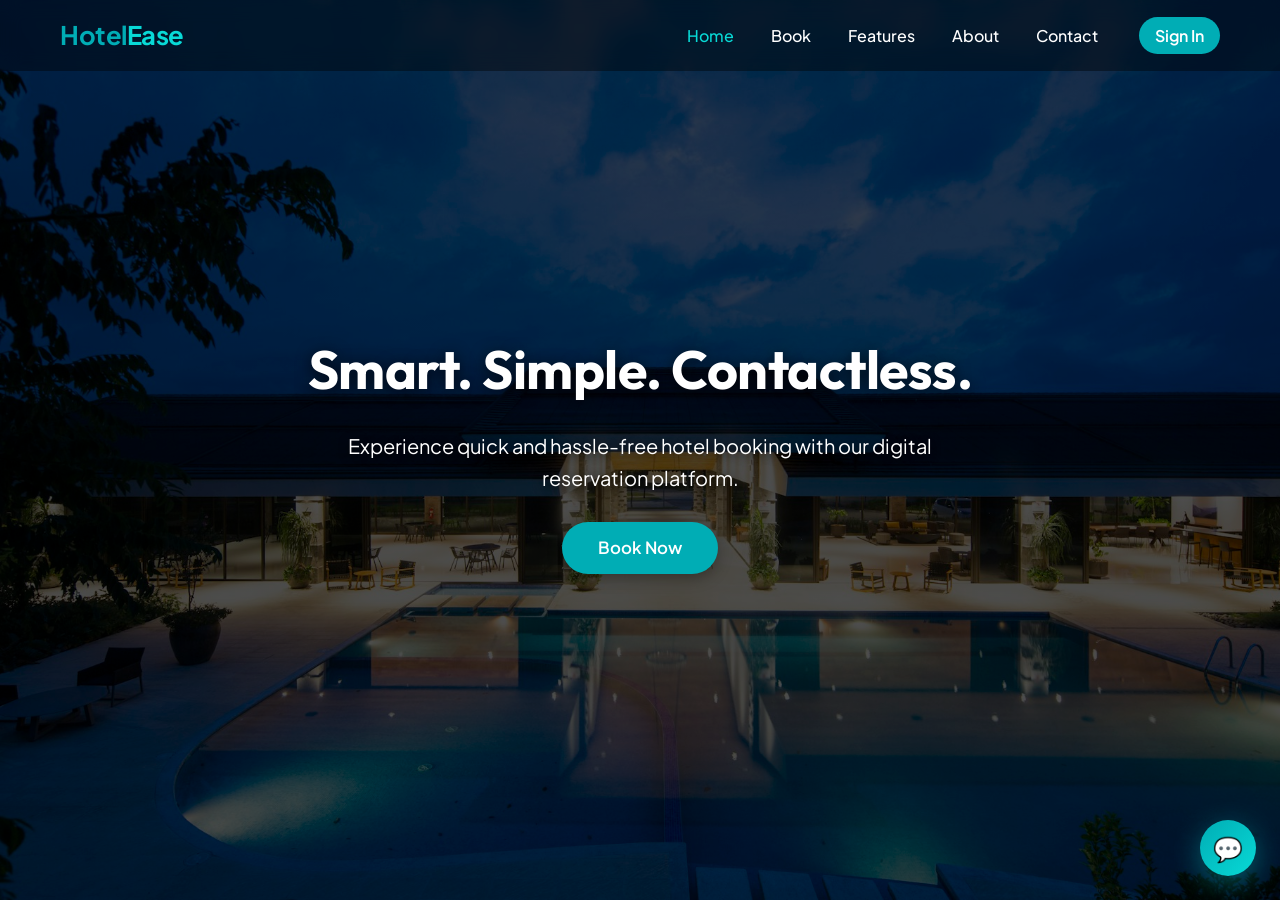
<file: frontend/index.html>
<!DOCTYPE html>
<html lang="en">
<head>
  <meta charset="UTF-8" />
  <meta name="viewport" content="width=device-width, initial-scale=1.0" />
  <title>HotelEase — Web-Based Hotel Reservation</title>
  <link rel="stylesheet" href="./style.css?v=3.0" />
  <style>
    /* Resilient Hero Styles matching reference image */
    .hero {
      height: 100vh !important;
      min-height: 100vh !important;
      width: 100% !important;
      background: linear-gradient(rgba(0, 0, 0, 0.45), rgba(0, 0, 0, 0.45)),
                  url('./hero-bg.jpg') center/cover no-repeat,
                  url('https://images.unsplash.com/photo-1542314831-068cd1dbfeeb?w=1920&q=80') center/cover no-repeat !important;
      display: flex !important;
      justify-content: center !important;
      align-items: center !important;
      text-align: center !important;
      position: relative !important;
      margin: 0 !important;
      padding: 0 !important;
    }
    .hero-content {
      position: relative !important;
      z-index: 5 !important;
      max-width: 800px !important;
      padding: 0 20px !important;
      text-align: center !important;
      margin: 0 auto !important;
    }
    .hero-content h1 {
      font-size: clamp(2.2em, 4.2vw, 3.5em) !important;
      font-weight: 700 !important;
      color: #ffffff !important;
      margin-bottom: 18px !important;
      letter-spacing: -0.5px !important;
      text-shadow: 0 3px 15px rgba(0, 0, 0, 0.7) !important;
    }
    .hero-content p {
      font-size: clamp(1.05em, 1.8vw, 1.25em) !important;
      color: #ffffff !important;
      margin-bottom: 28px !important;
      line-height: 1.6 !important;
      max-width: 680px !important;
      margin-left: auto !important;
      margin-right: auto !important;
      text-shadow: 0 2px 10px rgba(0, 0, 0, 0.7) !important;
    }
    .hero-content .btn {
      background: #00adb5 !important;
      color: #ffffff !important;
      padding: 13px 36px !important;
      border: none !important;
      border-radius: 30px !important;
      font-size: 1.05em !important;
      font-weight: 600 !important;
      cursor: pointer !important;
      text-decoration: none !important;
      display: inline-block !important;
      box-shadow: 0 4px 15px rgba(0, 0, 0, 0.3) !important;
      transition: all 0.3s ease !important;
    }
    .hero-content .btn:hover {
      background: #08d9d6 !important;
      transform: scale(1.05) !important;
    }
  </style>
</head>
<body>

  <!-- Navigation Bar -->
  <header class="navbar">
    <a href="index.html" class="logo">Hotel<span>Ease</span></a>
    <nav>
      <ul>
        <li><a href="index.html" class="active">Home</a></li>
        <li><a href="availability.html">Book</a></li>
        <li><a href="features.html">Features</a></li>
        <li><a href="about.html">About</a></li>
        <li><a href="contact.html">Contact</a></li>
      </ul>
    </nav>
  </header>

  <!-- Fullscreen Hero Landing matching reference -->
  <section id="home" class="hero">
    <div class="hero-content">
      <h1>Smart. Simple. Contactless.</h1>
      <p>Experience quick and hassle-free hotel booking with our digital reservation platform.</p>
      <a href="availability.html" class="btn">Book Now</a>
    </div>
  </section>

  <!-- Chatbot Floating Button -->
  <div id="chatbot-toggle">💬</div>

  <!-- Chatbot Window -->
  <div id="chatbot">
    <div id="chatbot-header">
      <span>HotelEase AI Assistant</span>
      <button id="chatbot-close">×</button>
    </div>

    <div id="chatbot-messages">
      <div class="bot-message">
        Hello! I'm your HotelEase AI assistant. I can help you with customer issues, food recommendations, and service status. How can I assist you today?
      </div>
    </div>

    <div id="chatbot-input-area">
      <input
        type="text"
        id="chatbot-input"
        placeholder="Ask me anything about customer issues..."
      />
      <button id="chatbot-send">➤</button>
    </div>
  </div>

  <script src="./script.js"></script>

</body>
</html>
</file>
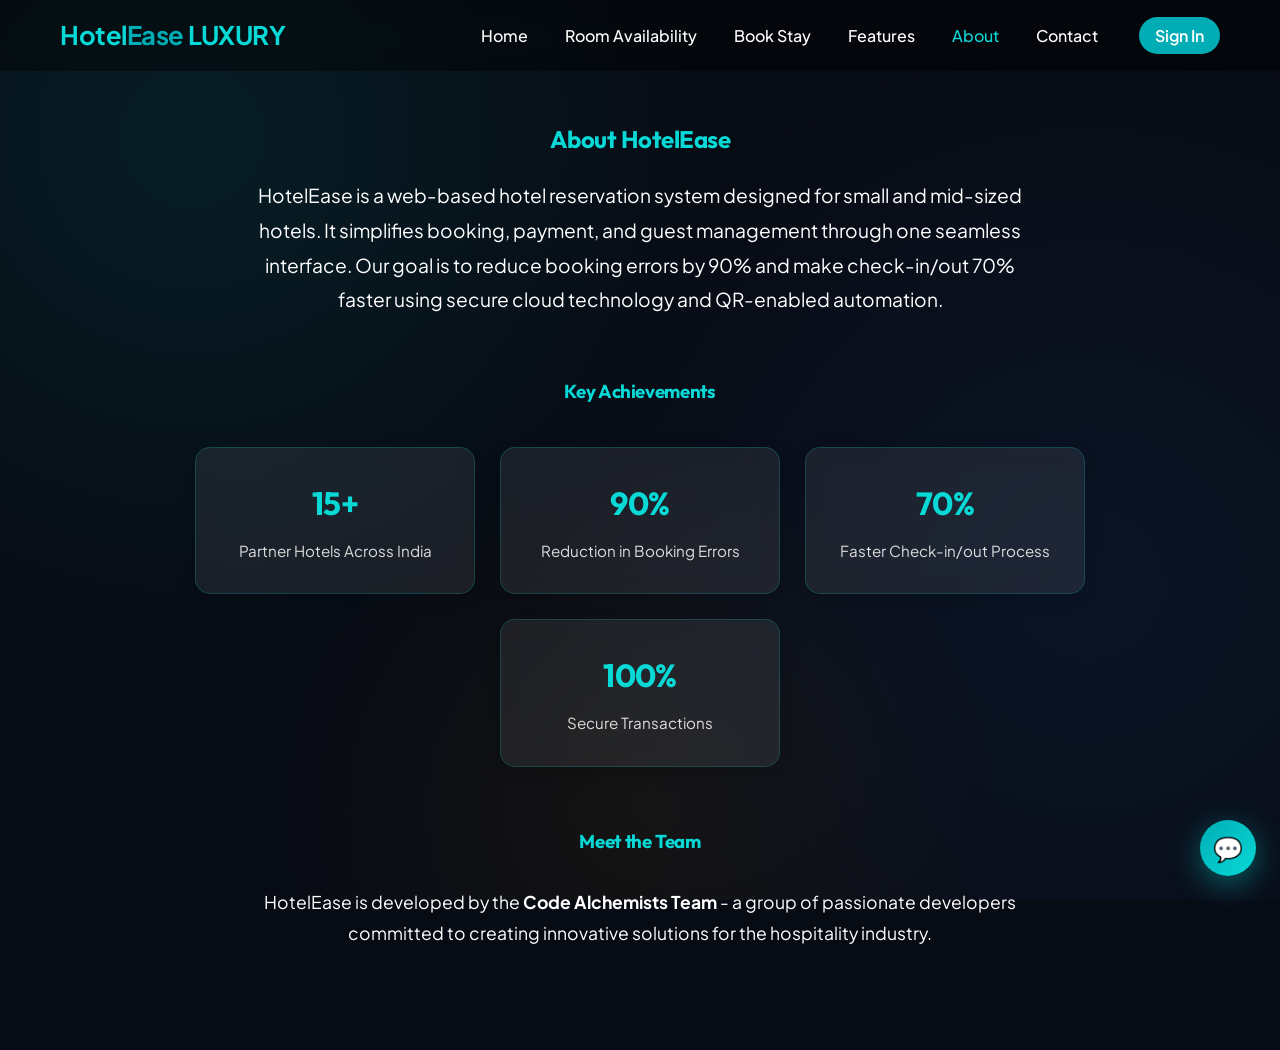
<file: frontend/about.html>
<!DOCTYPE html>
<html lang="en">
<head>
  <meta charset="UTF-8" />
  <meta name="viewport" content="width=device-width, initial-scale=1.0" />
  <title>About Us - HotelEase</title>
  <link rel="stylesheet" href="style.css" />
</head>
<body>
  <header class="navbar">
    <a href="index.html" class="logo"><span>Hotel</span>Ease <span class="luxury-tag">LUXURY</span></a>
    <nav>
      <ul>
        <li><a href="index.html">Home</a></li>
        <li><a href="availability.html">Room Availability</a></li>
        <li><a href="booking.html">Book Stay</a></li>
        <li><a href="features.html">Features</a></li>
        <li><a href="about.html" class="active">About</a></li>
        <li><a href="contact.html">Contact</a></li>
        <li><a href="admin.html">Admin</a></li>
      </ul>
    </nav>
  </header>

  <section id="about" class="about">
    <h2>About HotelEase</h2>
    <p style="max-width: 800px; margin: 0 auto 40px; font-size: 1.2em; line-height: 1.8;">
      HotelEase is a web-based hotel reservation system designed for small and mid-sized hotels.
      It simplifies booking, payment, and guest management through one seamless interface.
      Our goal is to reduce booking errors by 90% and make check-in/out 70% faster using
      secure cloud technology and QR-enabled automation.
    </p>

    <div style="margin-top: 60px;">
      <h3 style="color: #08d9d6; margin-bottom: 30px;">Key Achievements</h3>
      <div class="cards">
        <div class="card">
          <h3 style="font-size: 2em; margin-bottom: 10px;">15+</h3>
          <p>Partner Hotels Across India</p>
        </div>
        <div class="card">
          <h3 style="font-size: 2em; margin-bottom: 10px;">90%</h3>
          <p>Reduction in Booking Errors</p>
        </div>
        <div class="card">
          <h3 style="font-size: 2em; margin-bottom: 10px;">70%</h3>
          <p>Faster Check-in/out Process</p>
        </div>
        <div class="card">
          <h3 style="font-size: 2em; margin-bottom: 10px;">100%</h3>
          <p>Secure Transactions</p>
        </div>
      </div>
    </div>

    <div style="margin-top: 60px;">
      <h3 style="color: #08d9d6; margin-bottom: 30px;">Meet the Team</h3>
      <p style="max-width: 800px; margin: 0 auto 20px; font-size: 1.1em; line-height: 1.8;">
        HotelEase is developed by the <strong>Code Alchemists Team</strong> - a group of passionate developers 
        committed to creating innovative solutions for the hospitality industry.
      </p>
    </div>
  </section>

  <!-- Chatbot Button -->
  <div id="chatbot-toggle">💬</div>

  <!-- Chatbot Window -->
  <div id="chatbot">
    <div id="chatbot-header">
      <span>HotelEase AI Assistant</span>
      <button id="chatbot-close">×</button>
    </div>

    <div id="chatbot-messages">
      <div class="bot-message">
        Hello! I'm your HotelEase AI assistant. I can help you with customer issues, food recommendations, and service status. How can I assist you today?
      </div>
    </div>

    <div id="chatbot-input-area">
      <input
        type="text"
        id="chatbot-input"
        placeholder="Ask me anything about customer issues..."
      />
      <button id="chatbot-send">➤</button>
    </div>
  </div>

  <script src="./script.js"></script>
</body>
</html>
</file>
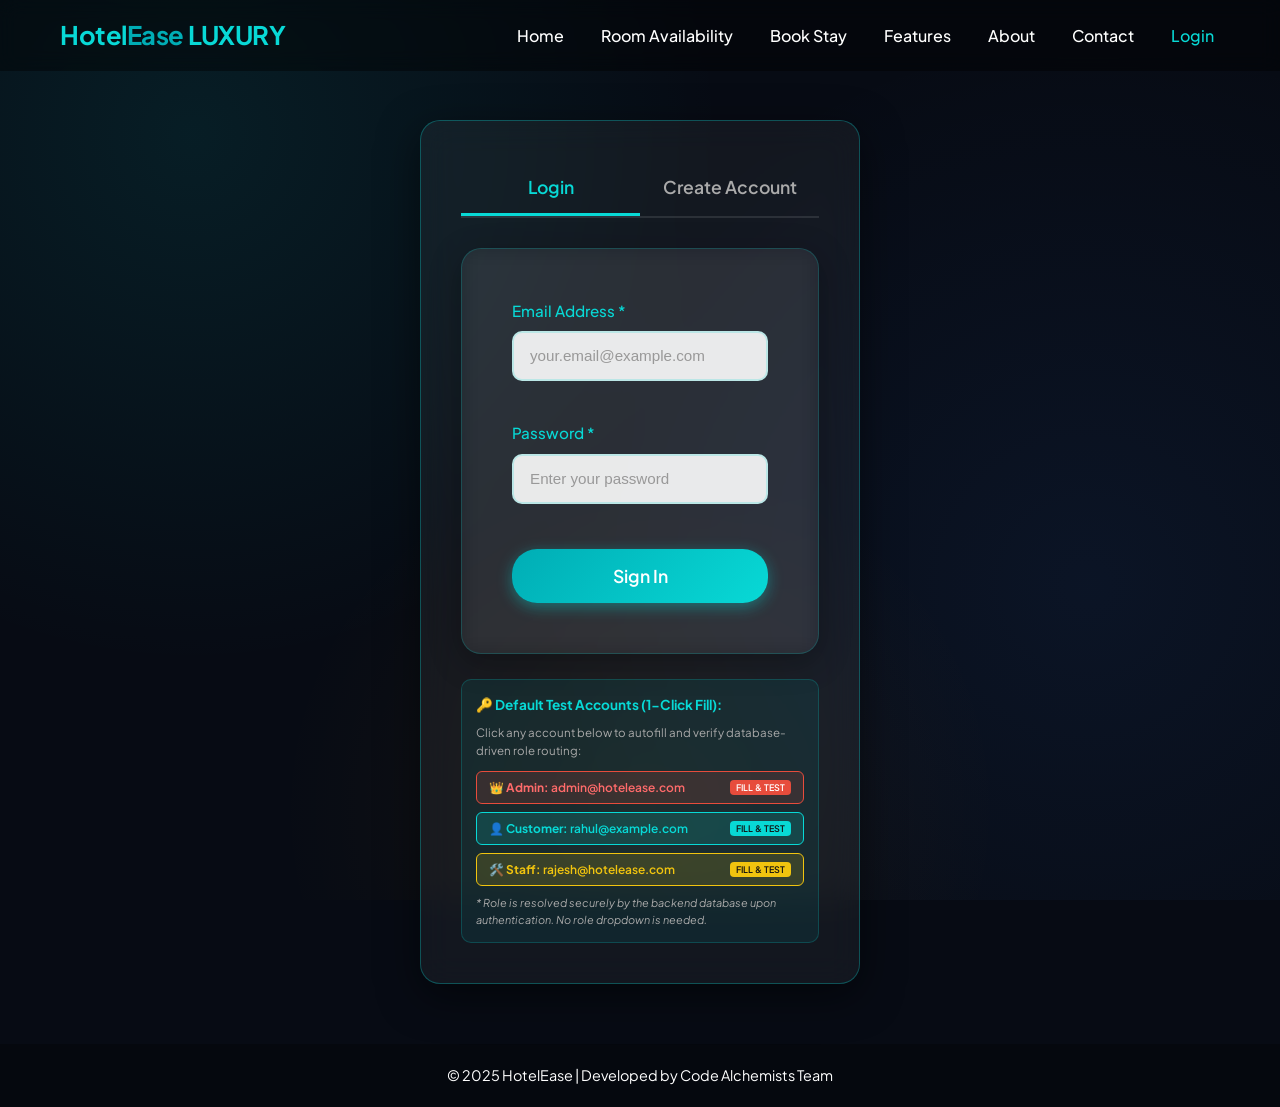
<file: frontend/admin.html>
<!DOCTYPE html>
<html lang="en">
<head>
  <meta charset="UTF-8" />
  <meta name="viewport" content="width=device-width, initial-scale=1.0" />
  <title>Admin & Service Desk - HotelEase</title>
  <link rel="stylesheet" href="./style.css" />
  <style>
    .admin-container {
      padding: 120px 40px 60px;
      max-width: 1400px;
      margin: 0 auto;
    }
    .kpi-grid {
      display: grid;
      grid-template-columns: repeat(auto-fit, minmax(220px, 1fr));
      gap: 20px;
      margin-bottom: 30px;
    }
    .kpi-card {
      background: rgba(255, 255, 255, 0.06);
      backdrop-filter: blur(12px);
      border: 1px solid rgba(8, 217, 214, 0.2);
      border-radius: 14px;
      padding: 20px;
      transition: transform 0.3s ease;
    }
    .kpi-card:hover {
      transform: translateY(-4px);
      border-color: #08d9d6;
    }
    .kpi-title {
      font-size: 0.9em;
      color: #aaa;
      margin-bottom: 8px;
    }
    .kpi-value {
      font-size: 1.8em;
      font-weight: bold;
      color: #08d9d6;
    }
    .admin-tabs {
      display: flex;
      gap: 15px;
      margin-bottom: 25px;
      border-bottom: 2px solid rgba(255, 255, 255, 0.1);
      padding-bottom: 10px;
    }
    .tab-btn {
      background: transparent;
      border: none;
      color: #ccc;
      font-size: 1.05em;
      font-weight: 500;
      padding: 10px 20px;
      cursor: pointer;
      border-radius: 8px;
      transition: all 0.3s ease;
    }
    .tab-btn.active, .tab-btn:hover {
      background: #00adb5;
      color: white;
    }
    .table-container {
      background: rgba(255, 255, 255, 0.04);
      border-radius: 12px;
      border: 1px solid rgba(8, 217, 214, 0.2);
      padding: 20px;
      overflow-x: auto;
    }
    table {
      width: 100%;
      border-collapse: collapse;
      text-align: left;
    }
    th, td {
      padding: 14px 16px;
      border-bottom: 1px solid rgba(255, 255, 255, 0.08);
    }
    th {
      color: #08d9d6;
      font-size: 0.95em;
      text-transform: uppercase;
      letter-spacing: 0.5px;
    }
    .badge {
      display: inline-block;
      padding: 4px 10px;
      border-radius: 12px;
      font-size: 0.85em;
      font-weight: bold;
    }
    .badge-urgent { background: rgba(231, 76, 60, 0.2); color: #e74c3c; border: 1px solid #e74c3c; }
    .badge-high { background: rgba(230, 126, 34, 0.2); color: #e67e22; border: 1px solid #e67e22; }
    .badge-medium { background: rgba(52, 152, 219, 0.2); color: #3498db; border: 1px solid #3498db; }
    .badge-low { background: rgba(46, 204, 113, 0.2); color: #2ecc71; border: 1px solid #2ecc71; }
    .badge-confirmed { background: rgba(46, 204, 113, 0.2); color: #2ecc71; }
    .badge-pending { background: rgba(241, 196, 15, 0.2); color: #f1c40f; }
    .badge-checkedin { background: rgba(155, 89, 182, 0.2); color: #9b59b6; }
    .badge-cancelled { background: rgba(231, 76, 60, 0.2); color: #e74c3c; }
    .action-btn {
      padding: 6px 12px;
      border-radius: 6px;
      border: none;
      font-size: 0.85em;
      cursor: pointer;
      margin-right: 5px;
      transition: all 0.2s ease;
    }
    .btn-checkin { background: #2ecc71; color: white; }
    .btn-checkout { background: #9b59b6; color: white; }
    .btn-cancel { background: #e74c3c; color: white; }
    .btn-resolve { background: #00adb5; color: white; }
  </style>
</head>
<body>
  <header class="navbar">
    <div class="logo">Hotel<span>Ease</span> <span style="font-size:0.6em; color:#aaa; margin-left:10px;">STAFF PORTAL</span></div>
    <nav>
      <ul>
        <li><a href="index.html">Home</a></li>
        <li><a href="availability.html">Room Availability</a></li>
        <li><a href="booking.html">Book Stay</a></li>
        <li><a href="features.html">Features</a></li>
        <li><a href="about.html">About</a></li>
        <li><a href="admin.html" class="active">Admin Desk</a></li>
      </ul>
    </nav>
  </header>

  <div class="admin-container">
    <h2 style="color: #08d9d6; margin-bottom: 25px;">📊 Management & Guest Service Dashboard</h2>

    <!-- KPI Metric Cards -->
    <div class="kpi-grid">
      <div class="kpi-card">
        <div class="kpi-title">Total Reservations</div>
        <div class="kpi-value" id="kpiTotalBookings">--</div>
      </div>
      <div class="kpi-card">
        <div class="kpi-title">Today's Check-ins</div>
        <div class="kpi-value" id="kpiCheckins">--</div>
      </div>
      <div class="kpi-card">
        <div class="kpi-title">Today's Check-outs</div>
        <div class="kpi-value" id="kpiCheckouts">--</div>
      </div>
      <div class="kpi-card">
        <div class="kpi-title">Total Revenue</div>
        <div class="kpi-value" id="kpiRevenue">₹0</div>
      </div>
      <div class="kpi-card">
        <div class="kpi-title">Pending Service Tickets</div>
        <div class="kpi-value" id="kpiPendingService" style="color:#f1c40f;">--</div>
      </div>
      <div class="kpi-card">
        <div class="kpi-title">Urgent Complaints</div>
        <div class="kpi-value" id="kpiUrgentComplaints" style="color:#e74c3c;">--</div>
      </div>
    </div>

    <!-- Navigation Tabs -->
    <div class="admin-tabs">
      <button class="tab-btn active" onclick="showTab('bookingsTab', this)">📋 All Bookings</button>
      <button class="tab-btn" onclick="showTab('serviceDeskTab', this)">🛠️ Intelligent Service Desk</button>
      <button class="tab-btn" onclick="showTab('inventoryTab', this)">🛏️ Room Inventory</button>
    </div>

    <!-- Tab 1: Bookings Management -->
    <div id="bookingsTab" class="tab-content">
      <div class="table-container">
        <h3 style="color:#08d9d6; margin-bottom:15px;">Active Hotel Reservations</h3>
        <table>
          <thead>
            <tr>
              <th>Code</th>
              <th>Guest Name</th>
              <th>Hotel</th>
              <th>Room Type</th>
              <th>Check-in</th>
              <th>Check-out</th>
              <th>Total (₹)</th>
              <th>Status</th>
              <th>Actions</th>
            </tr>
          </thead>
          <tbody id="bookingsTableBody">
            <tr><td colspan="9" style="text-align:center;">Loading database records...</td></tr>
          </tbody>
        </table>
      </div>
    </div>

    <!-- Tab 2: Guest Service Desk -->
    <div id="serviceDeskTab" class="tab-content" style="display:none;">
      <div class="table-container">
        <h3 style="color:#08d9d6; margin-bottom:15px;">Intelligent Service Complaints & Maintenance Desk</h3>
        <table>
          <thead>
            <tr>
              <th>Ticket #</th>
              <th>Room</th>
              <th>Issue Description</th>
              <th>Category</th>
              <th>AI Priority Level</th>
              <th>Status</th>
              <th>Assigned Staff</th>
              <th>Actions</th>
            </tr>
          </thead>
          <tbody id="serviceTableBody">
            <tr><td colspan="8" style="text-align:center;">Loading service complaints...</td></tr>
          </tbody>
        </table>
      </div>
    </div>

    <!-- Tab 3: Room Inventory Control -->
    <div id="inventoryTab" class="tab-content" style="display:none;">
      <div class="table-container">
        <h3 style="color:#08d9d6; margin-bottom:15px;">Real-time Room Availability Control</h3>
        <div class="cards" style="margin-top:20px;">
          <div class="card" style="width:100%; max-width:320px;">
            <h3>Standard Room</h3>
            <p><strong>Base Rate:</strong> ₹2,500 / night</p>
            <p><strong>Total Capacity:</strong> 10 rooms</p>
            <p><strong>Status:</strong> <span class="badge badge-confirmed">ACTIVE & BOOKABLE</span></p>
          </div>
          <div class="card" style="width:100%; max-width:320px;">
            <h3>Deluxe Room</h3>
            <p><strong>Base Rate:</strong> ₹4,000 / night</p>
            <p><strong>Total Capacity:</strong> 8 rooms</p>
            <p><strong>Status:</strong> <span class="badge badge-confirmed">ACTIVE & BOOKABLE</span></p>
          </div>
          <div class="card" style="width:100%; max-width:320px;">
            <h3>Executive Suite</h3>
            <p><strong>Base Rate:</strong> ₹6,500 / night</p>
            <p><strong>Total Capacity:</strong> 5 rooms</p>
            <p><strong>Status:</strong> <span class="badge badge-confirmed">ACTIVE & BOOKABLE</span></p>
          </div>
          <div class="card" style="width:100%; max-width:320px;">
            <h3>Presidential Suite</h3>
            <p><strong>Base Rate:</strong> ₹12,000 / night</p>
            <p><strong>Total Capacity:</strong> 2 rooms</p>
            <p><strong>Status:</strong> <span class="badge badge-confirmed">ACTIVE & BOOKABLE</span></p>
          </div>
        </div>
      </div>
    </div>
  </div>

  <footer>
    <p>© 2025 HotelEase | Developed by Code Alchemists Team</p>
  </footer>

  <script src="./script.js"></script>
  <script>
    // Role-based Access Control Guard (Admin / Staff Only)
    const currentUser = JSON.parse(localStorage.getItem("currentUser") || "null");
    if (!currentUser || (currentUser.role !== "ADMIN" && currentUser.role !== "STAFF")) {
      alert("🔒 Access Denied! Admin credentials required to view Management Dashboard.");
      window.location.href = "login.html";
    }

    function showTab(tabId, btn) {
      document.querySelectorAll('.tab-content').forEach(el => el.style.display = 'none');
      document.querySelectorAll('.tab-btn').forEach(el => el.classList.remove('active'));
      document.getElementById(tabId).style.display = 'block';
      btn.classList.add('active');
    }

    // Load Admin Dashboard Metrics with Server-Side Role Enforcement
    async function loadAdminData() {
      try {
        const res = await fetch("http://localhost:8085/api/admin/dashboard", {
          headers: {
            "Content-Type": "application/json",
            "X-User-Role": currentUser ? currentUser.role : "",
            "X-User-Id": currentUser ? String(currentUser.userId) : ""
          }
        });

        if (res.status === 403) {
          alert("🔒 403 FORBIDDEN: Server-side security blocked this request. Admin privileges are strictly required.");
          window.location.href = "login.html";
          return;
        }

        if (!res.ok) {
          console.error("Dashboard fetch returned status:", res.status);
          return;
        }

        const data = await res.json();

        document.getElementById("kpiTotalBookings").innerText = data.totalBookings;
        document.getElementById("kpiCheckins").innerText = data.todayCheckinsCount;
        document.getElementById("kpiCheckouts").innerText = data.todayCheckoutsCount;
        document.getElementById("kpiRevenue").innerText = "₹" + data.totalRevenue.toLocaleString('en-IN');
        document.getElementById("kpiPendingService").innerText = data.pendingServiceRequestsCount;
        document.getElementById("kpiUrgentComplaints").innerText = data.urgentComplaintsCount;


        // Render Bookings Table
        const bookingBody = document.getElementById("bookingsTableBody");
        if (data.recentBookings && data.recentBookings.length > 0) {
          bookingBody.innerHTML = data.recentBookings.map(b => `
            <tr>
              <td><strong>${b.bookingCode}</strong></td>
              <td>${b.guestName}</td>
              <td>${b.hotel}</td>
              <td>${b.roomType}</td>
              <td>${b.checkin}</td>
              <td>${b.checkout}</td>
              <td>₹${b.total.toLocaleString('en-IN')}</td>
              <td><span class="badge badge-${b.status.toLowerCase()}">${b.status}</span></td>
              <td>
                ${b.status === 'CONFIRMED' ? `<button class="action-btn btn-checkin" onclick="checkinBooking(${b.id})">Check-In</button>` : ''}
                ${b.status === 'CHECKED_IN' ? `<button class="action-btn btn-checkout" onclick="checkoutBooking(${b.id})">Check-Out</button>` : ''}
                ${b.status !== 'CANCELLED' && b.status !== 'CHECKED_OUT' ? `<button class="action-btn btn-cancel" onclick="cancelBookingAdmin(${b.id})">Cancel</button>` : ''}
              </td>
            </tr>
          `).join('');
        } else {
          bookingBody.innerHTML = '<tr><td colspan="9" style="text-align:center;">No bookings found.</td></tr>';
        }

        // Render Service Complaints Table
        loadServiceRequests();

      } catch (err) {
        console.error("Error loading admin data:", err);
      }
    }

    async function loadServiceRequests() {
      try {
        const res = await fetch("http://localhost:8085/api/service-requests");
        if (!res.ok) return;
        const requests = await res.json();

        const serviceBody = document.getElementById("serviceTableBody");
        if (requests && requests.length > 0) {
          serviceBody.innerHTML = requests.map(r => `
            <tr>
              <td>#${r.id}</td>
              <td><strong>Room ${r.roomNumber}</strong></td>
              <td>${r.issueDescription}</td>
              <td>${r.category}</td>
              <td><span class="badge badge-${r.priority.toLowerCase()}">${r.priority}</span></td>
              <td><span class="badge badge-${r.status.toLowerCase()}">${r.status}</span></td>
              <td>${r.assignedStaff ? r.assignedStaff.name : 'Unassigned'}</td>
              <td>
                ${r.status !== 'RESOLVED' ? `<button class="action-btn btn-resolve" onclick="resolveTicket(${r.id})">Mark Resolved</button>` : '✅ Solved'}
              </td>
            </tr>
          `).join('');
        } else {
          serviceBody.innerHTML = '<tr><td colspan="8" style="text-align:center;">No open service complaints.</td></tr>';
        }
      } catch (e) {
        console.error("Error loading service requests", e);
      }
    }

    async function checkinBooking(id) {
      if (!confirm("Confirm check-in for guest?")) return;
      await fetch(`http://localhost:8085/api/bookings/${id}/checkin`, { method: "POST" });
      loadAdminData();
    }

    async function checkoutBooking(id) {
      if (!confirm("Confirm check-out for guest?")) return;
      await fetch(`http://localhost:8085/api/bookings/${id}/checkout`, { method: "POST" });
      loadAdminData();
    }

    async function cancelBookingAdmin(id) {
      if (!confirm("Are you sure you want to cancel this booking?")) return;
      await fetch(`http://localhost:8085/api/bookings/${id}/cancel`, { method: "POST" });
      loadAdminData();
    }

    async function resolveTicket(id) {
      const notes = prompt("Enter resolution notes:", "Issue inspected and resolved by technician.");
      if (notes === null) return;
      await fetch(`http://localhost:8085/api/service-requests/${id}/status?status=RESOLVED&notes=${encodeURIComponent(notes)}`, { method: "PUT" });
      loadAdminData();
    }

    document.addEventListener("DOMContentLoaded", loadAdminData);
  </script>
</body>
</html>
</file>
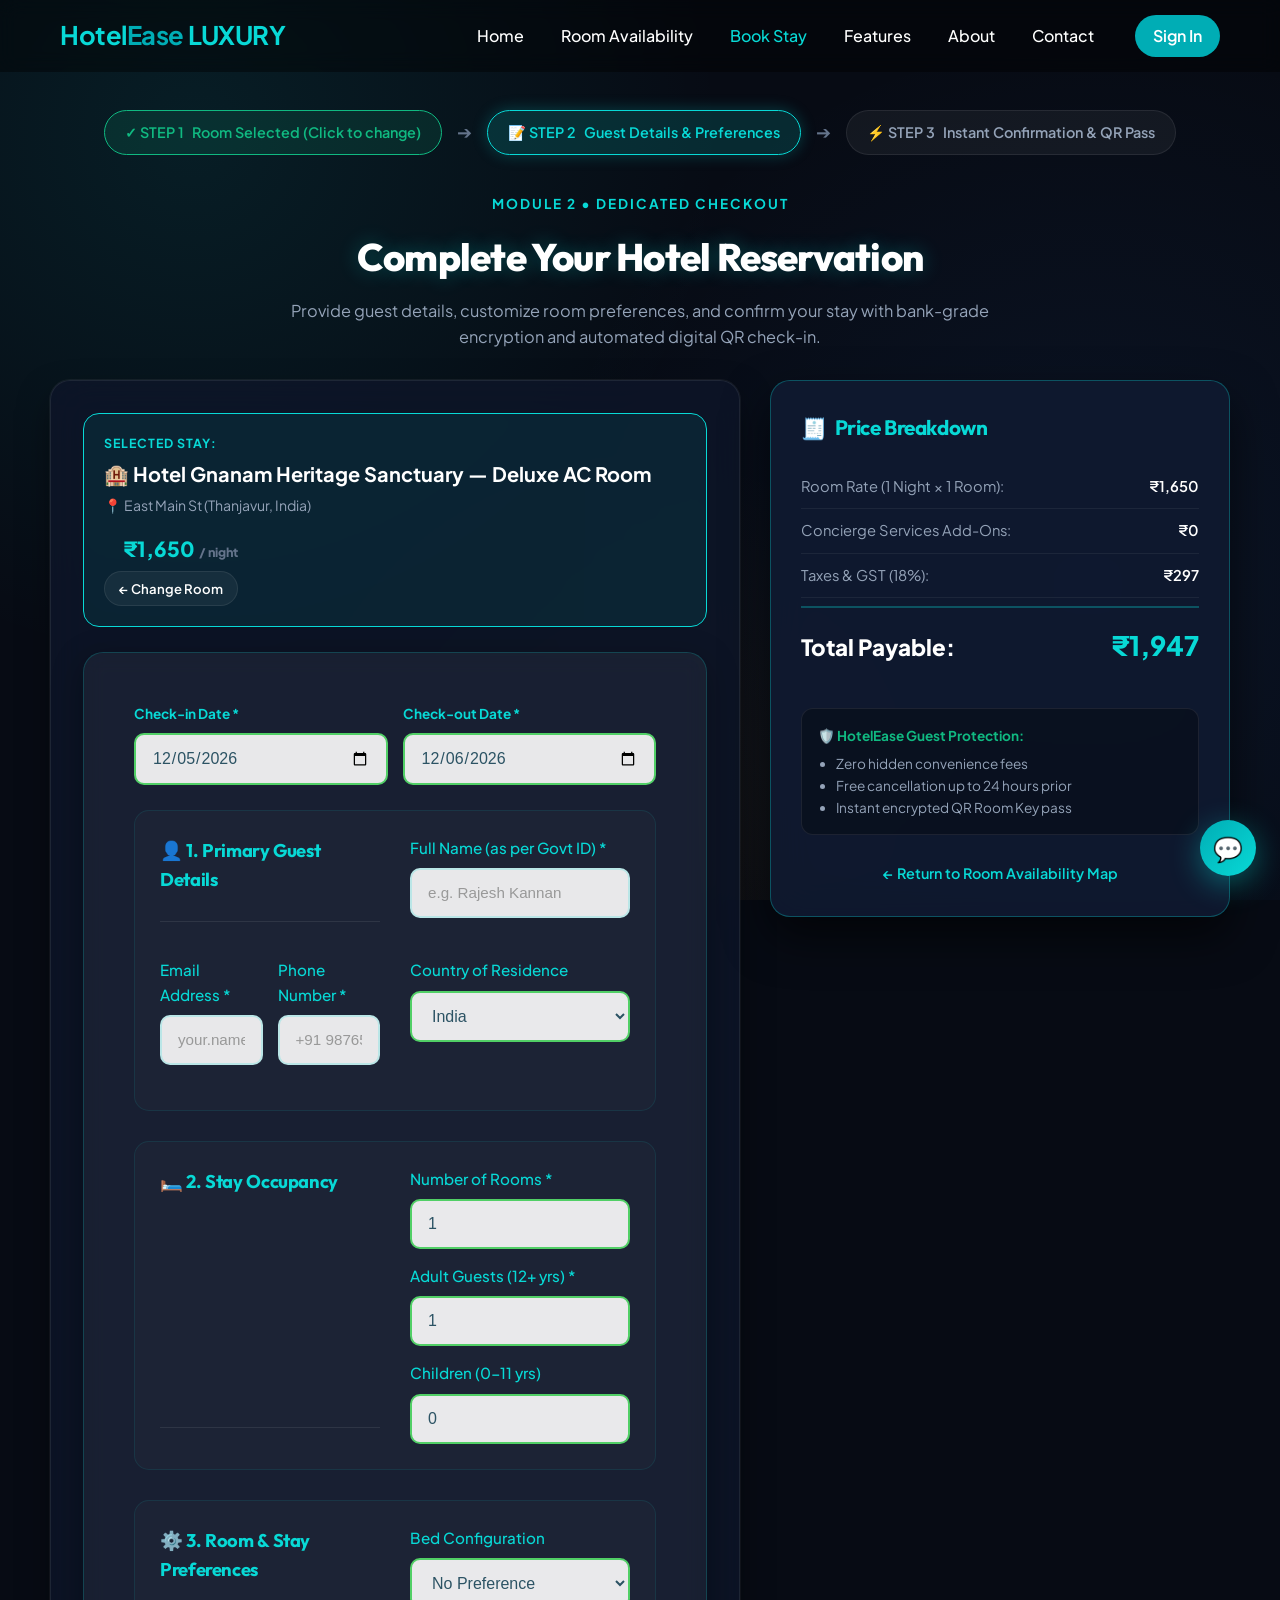
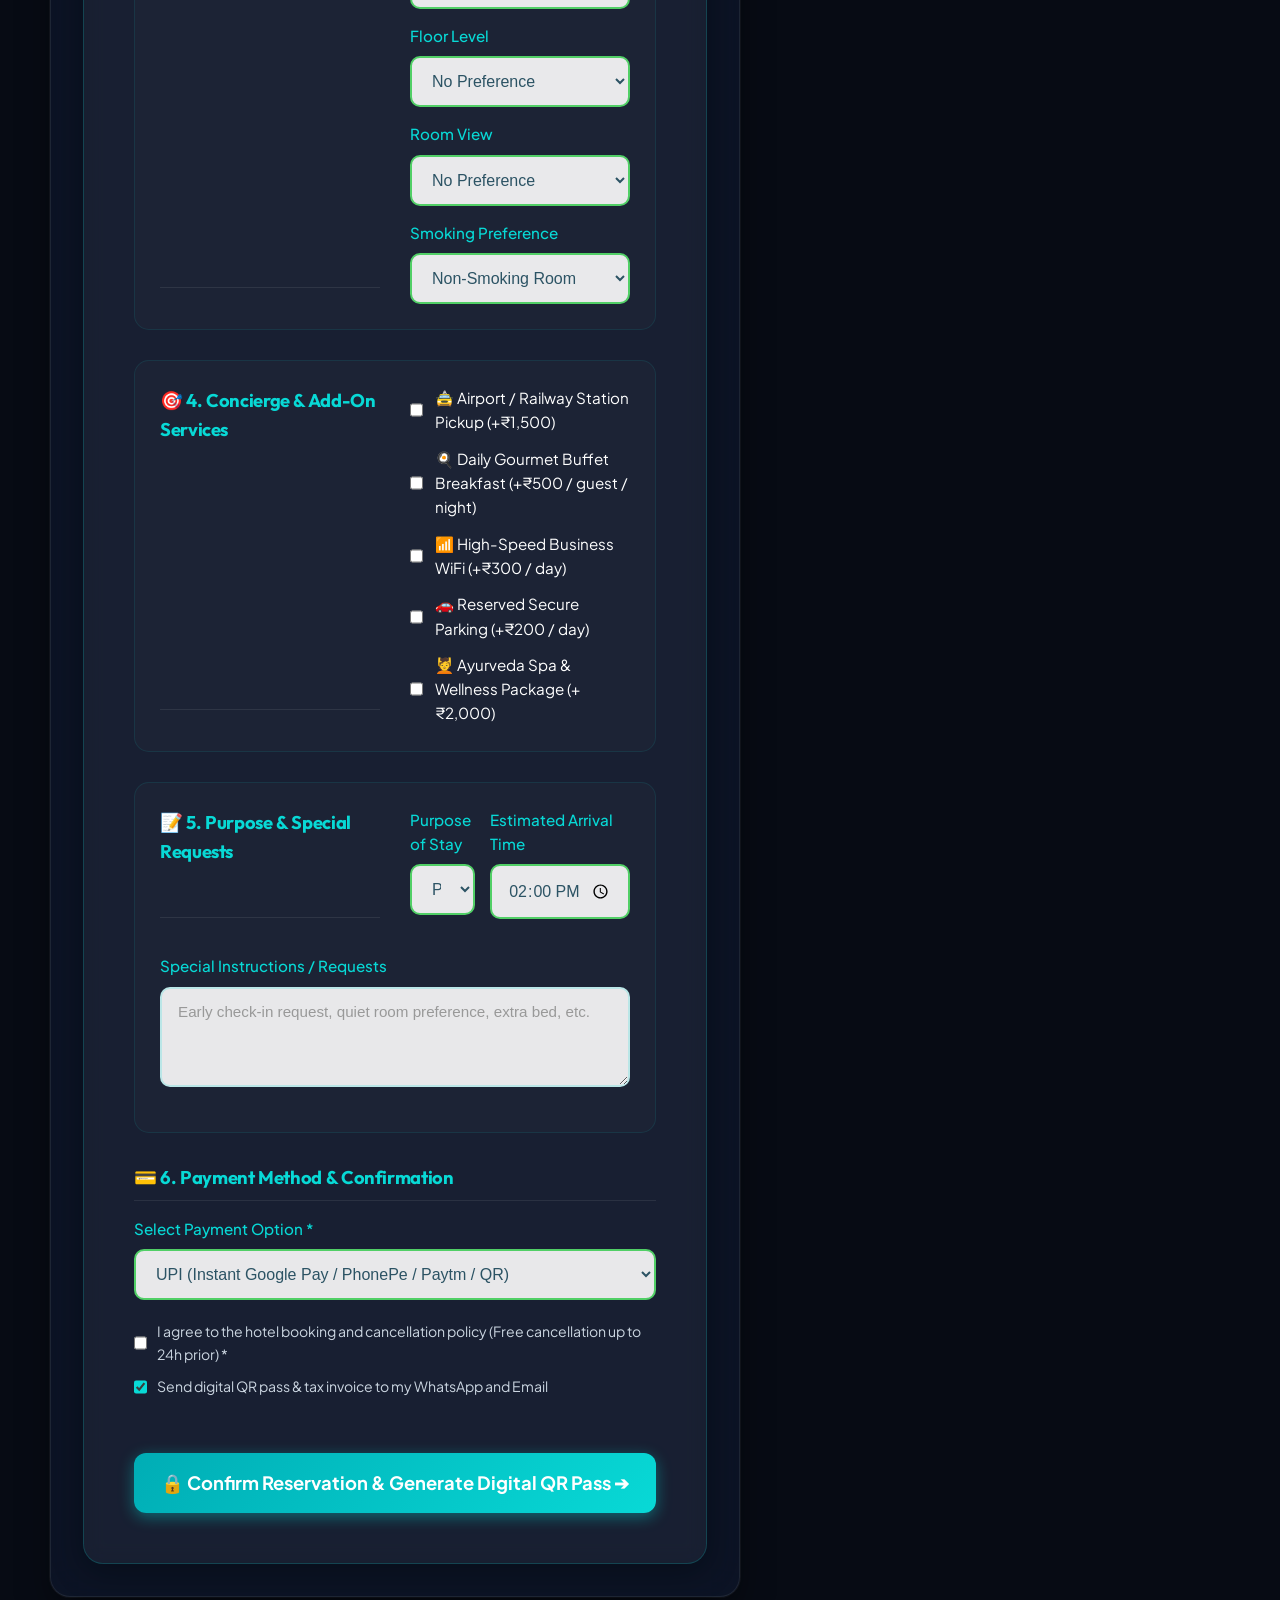
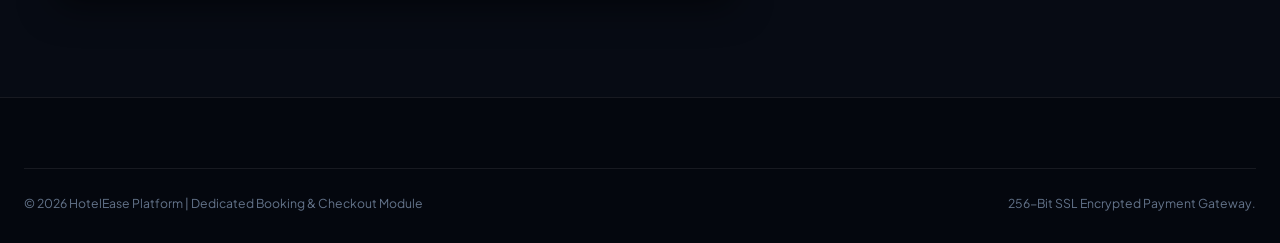
<file: frontend/booking.html>
<!DOCTYPE html>
<html lang="en">
<head>
  <meta charset="UTF-8" />
  <meta name="viewport" content="width=device-width, initial-scale=1.0" />
  <title>Complete Your Reservation — HotelEase</title>
  <meta name="description" content="Secure booking and checkout module with transparent tariff calculation, room preferences, and instant digital QR pass." />
  <link rel="stylesheet" href="./style.css" />
  <!-- Google Fonts -->
  <link rel="preconnect" href="https://fonts.googleapis.com" />
  <link rel="preconnect" href="https://fonts.gstatic.com" crossorigin />
  <link href="https://fonts.googleapis.com/css2?family=Outfit:wght@300;400;500;600;700;800&family=Plus+Jakarta+Sans:wght@300;400;500;600;700;800&display=swap" rel="stylesheet" />
  
  <style>
    /* Stepper */
    .module-stepper {
      display: flex;
      justify-content: center;
      align-items: center;
      gap: 15px;
      margin-bottom: 35px;
      flex-wrap: wrap;
    }
    .step-pill {
      display: flex;
      align-items: center;
      gap: 8px;
      background: rgba(255, 255, 255, 0.05);
      border: 1px solid var(--border-subtle);
      padding: 10px 20px;
      border-radius: 30px;
      font-size: 0.9em;
      font-weight: 600;
      color: var(--text-secondary);
      transition: all 0.25s ease;
      text-decoration: none;
    }
    .step-pill.completed {
      border-color: var(--accent-emerald);
      color: var(--accent-emerald);
      background: rgba(16, 185, 129, 0.12);
    }
    .step-pill.active {
      background: rgba(8, 217, 214, 0.15);
      border-color: var(--accent-cyan);
      color: var(--accent-cyan);
      box-shadow: 0 0 15px rgba(8, 217, 214, 0.25);
    }
    .step-divider {
      color: var(--text-muted);
      font-size: 1.1em;
    }

    /* Checkout 2-Column Grid */
    .checkout-layout {
      display: grid;
      grid-template-columns: 1.8fr 1.2fr;
      gap: 30px;
      max-width: 1200px;
      margin: 0 auto;
      text-align: left;
    }

    @media (max-width: 900px) {
      .checkout-layout {
        grid-template-columns: 1fr;
      }
    }

    .checkout-form-panel {
      background: rgba(14, 22, 40, 0.85);
      backdrop-filter: blur(20px);
      border: 1px solid var(--border-subtle);
      border-radius: 20px;
      padding: 32px;
      box-shadow: var(--shadow-card);
    }

    .checkout-summary-panel {
      background: rgba(16, 26, 48, 0.92);
      backdrop-filter: blur(20px);
      border: 1px solid rgba(8, 217, 214, 0.3);
      border-radius: 20px;
      padding: 30px;
      box-shadow: 0 20px 45px rgba(0, 0, 0, 0.6);
      position: sticky;
      top: 100px;
      height: fit-content;
    }

    .summary-row {
      display: flex;
      justify-content: space-between;
      align-items: center;
      padding: 10px 0;
      border-bottom: 1px solid rgba(255, 255, 255, 0.06);
      font-size: 0.92em;
      color: var(--text-secondary);
    }

    .summary-total-row {
      display: flex;
      justify-content: space-between;
      align-items: baseline;
      padding: 16px 0;
      margin-top: 8px;
      border-top: 2px solid rgba(8, 217, 214, 0.3);
      font-family: var(--font-heading);
      font-size: 1.4em;
      font-weight: 800;
      color: #ffffff;
    }

    .summary-total-amount {
      color: var(--accent-cyan);
      font-size: 1.2em;
    }

    .selected-room-card {
      background: rgba(8, 217, 214, 0.08);
      border: 1px solid var(--accent-cyan);
      border-radius: 16px;
      padding: 20px;
      margin-bottom: 25px;
      display: flex;
      justify-content: space-between;
      align-items: center;
      flex-wrap: wrap;
      gap: 15px;
    }
  </style>
</head>
<body>

  <!-- LUXURY NAVBAR -->
  <header class="navbar">
    <a href="index.html" class="logo">
      <span>Hotel</span>Ease <span class="luxury-tag">LUXURY</span>
    </a>
    <nav>
      <ul>
        <li><a href="index.html">Home</a></li>
        <li><a href="availability.html">Room Availability</a></li>
        <li><a href="booking.html" class="active">Book Stay</a></li>
        <li><a href="features.html">Features</a></li>
        <li><a href="about.html">About</a></li>
        <li><a href="contact.html">Contact</a></li>
        <li><a href="admin.html">Admin</a></li>
        <li><a href="login.html" class="btn" style="padding: 8px 18px; margin-left: 10px;">Sign In</a></li>
      </ul>
    </nav>
  </header>

  <!-- MAIN BOOKING & RESERVATION SECTION -->
  <section class="booking" style="padding-top: 110px;">

    <!-- STEPPER: STEP 2 ACTIVE -->
    <div class="module-stepper">
      <a href="availability.html" class="step-pill completed">
        <span>✓ STEP 1</span> Room Selected (Click to change)
      </a>
      <div class="step-divider">➔</div>
      <div class="step-pill active">
        <span>📝 STEP 2</span> Guest Details & Preferences
      </div>
      <div class="step-divider">➔</div>
      <div class="step-pill">
        <span>⚡ STEP 3</span> Instant Confirmation & QR Pass
      </div>
    </div>

    <div class="section-head" style="margin-bottom: 30px;">
      <span class="section-eyebrow">Module 2 • Dedicated Checkout</span>
      <h2 style="color: #ffffff; font-size: clamp(1.8em, 3vw, 2.6em); font-weight: 800; margin-bottom: 10px;">
        Complete Your Hotel Reservation
      </h2>
      <p style="color: var(--text-secondary); max-width: 750px; margin: 0 auto; font-size: 1.02em;">
        Provide guest details, customize room preferences, and confirm your stay with bank-grade encryption and automated digital QR check-in.
      </p>
    </div>

    <!-- 2-COLUMN CHECKOUT LAYOUT -->
    <div class="checkout-layout">

      <!-- LEFT COLUMN: GUEST FORM -->
      <div class="checkout-form-panel">

        <!-- Selected Accommodation Card -->
        <div id="bookingSelectedRoomBanner" class="selected-room-card">
          <div>
            <div style="font-size: 0.78em; text-transform: uppercase; color: var(--accent-cyan); font-weight: 700; letter-spacing: 1px;">
              Selected Stay:
            </div>
            <div id="selectedRoomDisplayTitle" style="font-size: 1.25em; font-weight: 700; color: #ffffff; margin: 4px 0;">
              🏨 Hotel Gnanam Heritage Sanctuary — Deluxe AC Room
            </div>
            <div id="selectedRoomDisplayLocation" style="font-size: 0.88em; color: var(--text-secondary);">
              📍 East Main St (Thanjavur, India)
            </div>
          </div>

          <div style="text-align: right;">
            <div id="selectedRoomDisplayPrice" style="font-size: 1.3em; font-weight: 800; color: var(--accent-cyan);">
              ₹1,650 <span style="font-size: 0.6em; color: var(--text-muted);">/ night</span>
            </div>
            <a href="availability.html" class="btn btn-secondary" style="padding: 6px 14px; font-size: 0.82em; margin-top: 6px;">
              ← Change Room
            </a>
          </div>
        </div>

        <form id="bookingForm">
          <input type="hidden" id="selectedHotelId" value="20" />
          <input type="hidden" id="selectedRoomTypeId" value="1" />
          <input type="hidden" id="selectedRoomBasePrice" value="1650" />

          <!-- Hidden dates to sync with pricing -->
          <div style="display: grid; grid-template-columns: 1fr 1fr; gap: 15px; margin-bottom: 25px;">
            <div class="form-group" style="margin-bottom: 0;">
              <label style="color: var(--accent-cyan); font-weight: 700; font-size: 0.85em;">Check-in Date *</label>
              <input type="date" id="checkinDate" required />
            </div>
            <div class="form-group" style="margin-bottom: 0;">
              <label style="color: var(--accent-cyan); font-weight: 700; font-size: 0.85em;">Check-out Date *</label>
              <input type="date" id="checkoutDate" required />
            </div>
          </div>

          <!-- Section 1: Guest Contact Information -->
          <div style="margin-bottom: 30px;">
            <h4 style="color: var(--accent-cyan); font-size: 1.15em; font-family: var(--font-heading); margin-bottom: 16px; border-bottom: 1px solid var(--border-subtle); padding-bottom: 8px;">
              👤 1. Primary Guest Details
            </h4>
            
            <div class="form-group">
              <label>Full Name (as per Govt ID) *</label>
              <input type="text" id="guestName" placeholder="e.g. Rajesh Kannan" required />
            </div>

            <div style="display: grid; grid-template-columns: 1fr 1fr; gap: 15px;">
              <div class="form-group">
                <label>Email Address *</label>
                <input type="email" id="guestEmail" placeholder="your.name@example.com" required />
              </div>
              <div class="form-group">
                <label>Phone Number *</label>
                <input type="tel" id="guestPhone" placeholder="+91 98765 43210" pattern="[0-9+\s-]+" required />
              </div>
            </div>

            <div class="form-group">
              <label>Country of Residence</label>
              <select id="guestCountry">
                <option value="India">India</option>
                <option value="USA">United States</option>
                <option value="UK">United Kingdom</option>
                <option value="France">France</option>
                <option value="Japan">Japan</option>
                <option value="Other">Other</option>
              </select>
            </div>
          </div>

          <!-- Section 2: Stay Capacity Details -->
          <div style="margin-bottom: 30px;">
            <h4 style="color: var(--accent-cyan); font-size: 1.15em; font-family: var(--font-heading); margin-bottom: 16px; border-bottom: 1px solid var(--border-subtle); padding-bottom: 8px;">
              🛏️ 2. Stay Occupancy
            </h4>
            <div style="display: grid; grid-template-columns: repeat(auto-fit, minmax(160px, 1fr)); gap: 15px;">
              <div class="form-group" style="margin-bottom: 0;">
                <label>Number of Rooms *</label>
                <input type="number" id="numRooms" min="1" max="10" value="1" required />
              </div>
              <div class="form-group" style="margin-bottom: 0;">
                <label>Adult Guests (12+ yrs) *</label>
                <input type="number" id="numGuests" min="1" max="10" value="1" required />
              </div>
              <div class="form-group" style="margin-bottom: 0;">
                <label>Children (0-11 yrs)</label>
                <input type="number" id="numChildren" min="0" max="5" value="0" />
              </div>
            </div>
          </div>

          <!-- Section 3: Room Preferences -->
          <div style="margin-bottom: 30px;">
            <h4 style="color: var(--accent-cyan); font-size: 1.15em; font-family: var(--font-heading); margin-bottom: 16px; border-bottom: 1px solid var(--border-subtle); padding-bottom: 8px;">
              ⚙️ 3. Room & Stay Preferences
            </h4>
            <div style="display: grid; grid-template-columns: repeat(auto-fit, minmax(180px, 1fr)); gap: 15px;">
              <div class="form-group" style="margin-bottom: 0;">
                <label>Bed Configuration</label>
                <select id="bedPreference">
                  <option value="">No Preference</option>
                  <option value="single">Single Bed</option>
                  <option value="double">Double Bed</option>
                  <option value="twin">Twin Beds</option>
                  <option value="king">King Size Bed</option>
                  <option value="queen">Queen Size Bed</option>
                </select>
              </div>

              <div class="form-group" style="margin-bottom: 0;">
                <label>Floor Level</label>
                <select id="floorPreference">
                  <option value="">No Preference</option>
                  <option value="ground">Ground Floor</option>
                  <option value="low">Low Floor (1-3)</option>
                  <option value="mid">Mid Floor (4-7)</option>
                  <option value="high">High Floor (8+)</option>
                </select>
              </div>

              <div class="form-group" style="margin-bottom: 0;">
                <label>Room View</label>
                <select id="viewPreference">
                  <option value="">No Preference</option>
                  <option value="temple">Temple / Monument View</option>
                  <option value="city">City Skyline View</option>
                  <option value="sea">Sea / Ocean View</option>
                  <option value="garden">Quiet Garden View</option>
                </select>
              </div>

              <div class="form-group" style="margin-bottom: 0;">
                <label>Smoking Preference</label>
                <select id="smokingPreference">
                  <option value="non-smoking">Non-Smoking Room</option>
                  <option value="smoking">Smoking Room</option>
                </select>
              </div>
            </div>
          </div>

          <!-- Section 4: Concierge Add-On Services -->
          <div style="margin-bottom: 30px;">
            <h4 style="color: var(--accent-cyan); font-size: 1.15em; font-family: var(--font-heading); margin-bottom: 16px; border-bottom: 1px solid var(--border-subtle); padding-bottom: 8px;">
              🎯 4. Concierge & Add-On Services
            </h4>
            
            <div style="display: flex; flex-direction: column; gap: 12px;">
              <div class="form-group" style="display: flex; align-items: center; gap: 12px; margin-bottom: 0;">
                <input type="checkbox" id="airportPickup" onchange="recalculateCheckoutBill()" style="width: 20px; height: 20px;" />
                <label for="airportPickup" style="margin: 0; cursor: pointer; color: #fff;">
                  🚖 Airport / Railway Station Pickup (+₹1,500)
                </label>
              </div>

              <div class="form-group" style="display: flex; align-items: center; gap: 12px; margin-bottom: 0;">
                <input type="checkbox" id="breakfast" onchange="recalculateCheckoutBill()" style="width: 20px; height: 20px;" />
                <label for="breakfast" style="margin: 0; cursor: pointer; color: #fff;">
                  🍳 Daily Gourmet Buffet Breakfast (+₹500 / guest / night)
                </label>
              </div>

              <div class="form-group" style="display: flex; align-items: center; gap: 12px; margin-bottom: 0;">
                <input type="checkbox" id="wifi" onchange="recalculateCheckoutBill()" style="width: 20px; height: 20px;" />
                <label for="wifi" style="margin: 0; cursor: pointer; color: #fff;">
                  📶 High-Speed Business WiFi (+₹300 / day)
                </label>
              </div>

              <div class="form-group" style="display: flex; align-items: center; gap: 12px; margin-bottom: 0;">
                <input type="checkbox" id="parking" onchange="recalculateCheckoutBill()" style="width: 20px; height: 20px;" />
                <label for="parking" style="margin: 0; cursor: pointer; color: #fff;">
                  🚗 Reserved Secure Parking (+₹200 / day)
                </label>
              </div>

              <div class="form-group" style="display: flex; align-items: center; gap: 12px; margin-bottom: 0;">
                <input type="checkbox" id="spa" onchange="recalculateCheckoutBill()" style="width: 20px; height: 20px;" />
                <label for="spa" style="margin: 0; cursor: pointer; color: #fff;">
                  💆 Ayurveda Spa & Wellness Package (+₹2,000)
                </label>
              </div>
            </div>
          </div>

          <!-- Section 5: Arrival & Special Notes -->
          <div style="margin-bottom: 30px;">
            <h4 style="color: var(--accent-cyan); font-size: 1.15em; font-family: var(--font-heading); margin-bottom: 16px; border-bottom: 1px solid var(--border-subtle); padding-bottom: 8px;">
              📝 5. Purpose & Special Requests
            </h4>

            <div style="display: grid; grid-template-columns: 1fr 1fr; gap: 15px; margin-bottom: 15px;">
              <div class="form-group" style="margin-bottom: 0;">
                <label>Purpose of Stay</label>
                <select id="visitPurpose">
                  <option value="pilgrimage">Pilgrimage / Temple Darshan</option>
                  <option value="leisure">Leisure / Vacation</option>
                  <option value="business">Business Trip</option>
                  <option value="wedding">Wedding / Family Function</option>
                  <option value="other">Other</option>
                </select>
              </div>

              <div class="form-group" style="margin-bottom: 0;">
                <label>Estimated Arrival Time</label>
                <input type="time" id="arrivalTime" value="14:00" />
              </div>
            </div>

            <div class="form-group">
              <label>Special Instructions / Requests</label>
              <textarea id="specialRequests" rows="3" placeholder="Early check-in request, quiet room preference, extra bed, etc."></textarea>
            </div>
          </div>

          <!-- Section 6: Payment Method -->
          <div style="margin-bottom: 25px;">
            <h4 style="color: var(--accent-cyan); font-size: 1.15em; font-family: var(--font-heading); margin-bottom: 16px; border-bottom: 1px solid var(--border-subtle); padding-bottom: 8px;">
              💳 6. Payment Method & Confirmation
            </h4>

            <div class="form-group">
              <label>Select Payment Option *</label>
              <select id="paymentMethod" required>
                <option value="upi">UPI (Instant Google Pay / PhonePe / Paytm / QR)</option>
                <option value="credit">Credit / Debit Card (Visa, MasterCard, RuPay)</option>
                <option value="netbanking">Net Banking (All Indian & Global Banks)</option>
                <option value="payathotel">Pay at Check-In (Zero Prepayment)</option>
                <option value="wallet">Digital Wallet</option>
              </select>
            </div>

            <div class="form-group" style="display: flex; align-items: center; gap: 10px; margin-bottom: 10px;">
              <input type="checkbox" id="termsAccepted" required style="width: auto; margin: 0;" />
              <label for="termsAccepted" style="margin: 0; cursor: pointer; color: #cbd5e1; font-size: 0.88em;">
                I agree to the hotel booking and cancellation policy (Free cancellation up to 24h prior) *
              </label>
            </div>

            <div class="form-group" style="display: flex; align-items: center; gap: 10px;">
              <input type="checkbox" id="newsletter" style="width: auto; margin: 0;" checked />
              <label for="newsletter" style="margin: 0; cursor: pointer; color: #cbd5e1; font-size: 0.88em;">
                Send digital QR pass & tax invoice to my WhatsApp and Email
              </label>
            </div>
          </div>

          <button type="submit" class="btn" style="width: 100%; padding: 18px; font-size: 1.15em; font-weight: bold; border-radius: 12px;">
            🔒 Confirm Reservation & Generate Digital QR Pass ➔
          </button>
        </form>
      </div>

      <!-- RIGHT COLUMN: STICKY LIVE BILL SUMMARY -->
      <div class="checkout-summary-panel">
        <h3 style="color: var(--accent-cyan); font-size: 1.3em; font-family: var(--font-heading); margin-bottom: 20px; display: flex; align-items: center; gap: 8px;">
          <span>🧾</span> Price Breakdown
        </h3>

        <div class="summary-row">
          <span>Room Rate (<span id="summaryNightsCount">1</span> Night × <span id="summaryRoomsCount">1</span> Room):</span>
          <span id="summaryRoomRate" style="color: #ffffff; font-weight: 600;">₹1,650</span>
        </div>

        <div class="summary-row">
          <span>Concierge Services Add-Ons:</span>
          <span id="summaryServicesCost" style="color: #ffffff; font-weight: 600;">₹0</span>
        </div>

        <div class="summary-row">
          <span>Taxes & GST (18%):</span>
          <span id="summaryTaxAmount" style="color: #ffffff; font-weight: 600;">₹297</span>
        </div>

        <div class="summary-total-row">
          <span>Total Payable:</span>
          <span class="summary-total-amount" id="summaryGrandTotal">₹1,947</span>
        </div>

        <div style="margin-top: 25px; padding: 16px; background: rgba(0,0,0,0.3); border-radius: 12px; border: 1px solid var(--border-subtle); font-size: 0.85em; color: var(--text-secondary); line-height: 1.6;">
          <div style="color: var(--accent-emerald); font-weight: 700; margin-bottom: 6px;">
            🛡️ HotelEase Guest Protection:
          </div>
          <ul style="padding-left: 18px; margin: 0;">
            <li>Zero hidden convenience fees</li>
            <li>Free cancellation up to 24 hours prior</li>
            <li>Instant encrypted QR Room Key pass</li>
          </ul>
        </div>

        <div style="text-align: center; margin-top: 25px;">
          <a href="availability.html" style="color: var(--accent-cyan); font-size: 0.9em; text-decoration: none; font-weight: 600;">
            ← Return to Room Availability Map
          </a>
        </div>
      </div>

    </div>

  </section>

  <!-- LUXURY FOOTER -->
  <footer class="luxury-footer">
    <div class="footer-inner">
      <div class="footer-credits">
        <div>© 2026 HotelEase Platform | Dedicated Booking & Checkout Module</div>
        <div>256-Bit SSL Encrypted Payment Gateway.</div>
      </div>
    </div>
  </footer>

  <!-- Chatbot Widget -->
  <div id="chatbot-toggle" title="Chat with HotelEase AI Concierge">💬</div>
  <div id="chatbot">
    <div id="chatbot-header">
      <span>✨ HotelEase AI Concierge</span>
      <button id="chatbot-close">×</button>
    </div>
    <div id="chatbot-messages">
      <div class="bot-message">
        👋 Hello! I'm here to assist you with completing your reservation or answering questions regarding payment and check-in.
      </div>
    </div>
    <div id="chatbot-input-area">
      <input type="text" id="chatbot-input" placeholder="Ask about payment or booking..." />
      <button id="chatbot-send">➤</button>
    </div>
  </div>

  <script src="./script.js"></script>
  <script>
    // Live bill calculation for booking.html
    function recalculateCheckoutBill() {
      const basePrice = parseFloat(document.getElementById("selectedRoomBasePrice")?.value || "1650");
      const numRooms = parseInt(document.getElementById("numRooms")?.value || "1");
      const checkinVal = document.getElementById("checkinDate")?.value;
      const checkoutVal = document.getElementById("checkoutDate")?.value;

      let nights = 1;
      if (checkinVal && checkoutVal && checkoutVal > checkinVal) {
        const d1 = new Date(checkinVal);
        const d2 = new Date(checkoutVal);
        nights = Math.max(1, Math.round((d2 - d1) / (1000 * 60 * 60 * 24)));
      }

      // Concierge Services
      let services = 0;
      if (document.getElementById("airportPickup")?.checked) services += 1500;
      if (document.getElementById("breakfast")?.checked) {
        const guests = parseInt(document.getElementById("numGuests")?.value || "1");
        services += 500 * guests * nights;
      }
      if (document.getElementById("wifi")?.checked) services += 300 * nights;
      if (document.getElementById("parking")?.checked) services += 200 * nights;
      if (document.getElementById("spa")?.checked) services += 2000;

      const roomTotal = basePrice * nights * numRooms;
      const tax = Math.round((roomTotal + services) * 0.18);
      const grandTotal = roomTotal + services + tax;

      // Update UI
      const nightsEl = document.getElementById("summaryNightsCount");
      const roomsEl = document.getElementById("summaryRoomsCount");
      const roomRateEl = document.getElementById("summaryRoomRate");
      const servicesEl = document.getElementById("summaryServicesCost");
      const taxEl = document.getElementById("summaryTaxAmount");
      const grandTotalEl = document.getElementById("summaryGrandTotal");

      if (nightsEl) nightsEl.textContent = nights;
      if (roomsEl) roomsEl.textContent = numRooms;
      if (roomRateEl) roomRateEl.textContent = `₹${roomTotal.toLocaleString('en-IN')}`;
      if (servicesEl) servicesEl.textContent = `₹${services.toLocaleString('en-IN')}`;
      if (taxEl) taxEl.textContent = `₹${tax.toLocaleString('en-IN')}`;
      if (grandTotalEl) grandTotalEl.textContent = `₹${grandTotal.toLocaleString('en-IN')}`;
    }

    // Initialize dates and listeners
    document.addEventListener("DOMContentLoaded", () => {
      const checkin = document.getElementById("checkinDate");
      const checkout = document.getElementById("checkoutDate");
      const numRooms = document.getElementById("numRooms");
      const numGuests = document.getElementById("numGuests");

      const today = new Date();
      const tomorrow = new Date(today);
      tomorrow.setDate(tomorrow.getDate() + 1);
      const dayAfter = new Date(today);
      dayAfter.setDate(dayAfter.getDate() + 2);

      if (checkin && !checkin.value) {
        checkin.min = today.toISOString().split("T")[0];
        checkin.value = tomorrow.toISOString().split("T")[0];
      }
      if (checkout && !checkout.value) {
        checkout.min = tomorrow.toISOString().split("T")[0];
        checkout.value = dayAfter.toISOString().split("T")[0];
      }

      if (checkin) checkin.addEventListener("change", recalculateCheckoutBill);
      if (checkout) checkout.addEventListener("change", recalculateCheckoutBill);
      if (numRooms) numRooms.addEventListener("input", recalculateCheckoutBill);
      if (numGuests) numGuests.addEventListener("input", recalculateCheckoutBill);

      // Check sessionStorage for pre-selected room from availability.html
      const savedRoomJson = sessionStorage.getItem("selectedRoomData");
      if (savedRoomJson) {
        try {
          const { hotel, rt, checkin: sCheckin, checkout: sCheckout } = JSON.parse(savedRoomJson);
          if (hotel && rt) {
            document.getElementById("selectedHotelId").value = hotel.id;
            document.getElementById("selectedRoomTypeId").value = rt.id;
            document.getElementById("selectedRoomBasePrice").value = rt.price;
            document.getElementById("selectedRoomDisplayTitle").textContent = `🏨 ${hotel.name} — ${rt.name}`;
            document.getElementById("selectedRoomDisplayLocation").textContent = `📍 ${hotel.address} (${hotel.city}, ${hotel.country})`;
            document.getElementById("selectedRoomDisplayPrice").innerHTML = `₹${rt.price.toLocaleString('en-IN')} <span style="font-size:0.6em; color:var(--text-muted);">/ night</span>`;

            if (sCheckin && checkin) checkin.value = sCheckin;
            if (sCheckout && checkout) checkout.value = sCheckout;
          }
        } catch(e) {
          console.warn("Could not parse saved room data:", e);
        }
      }

      recalculateCheckoutBill();
    });
  </script>
</body>
</html>
</file>
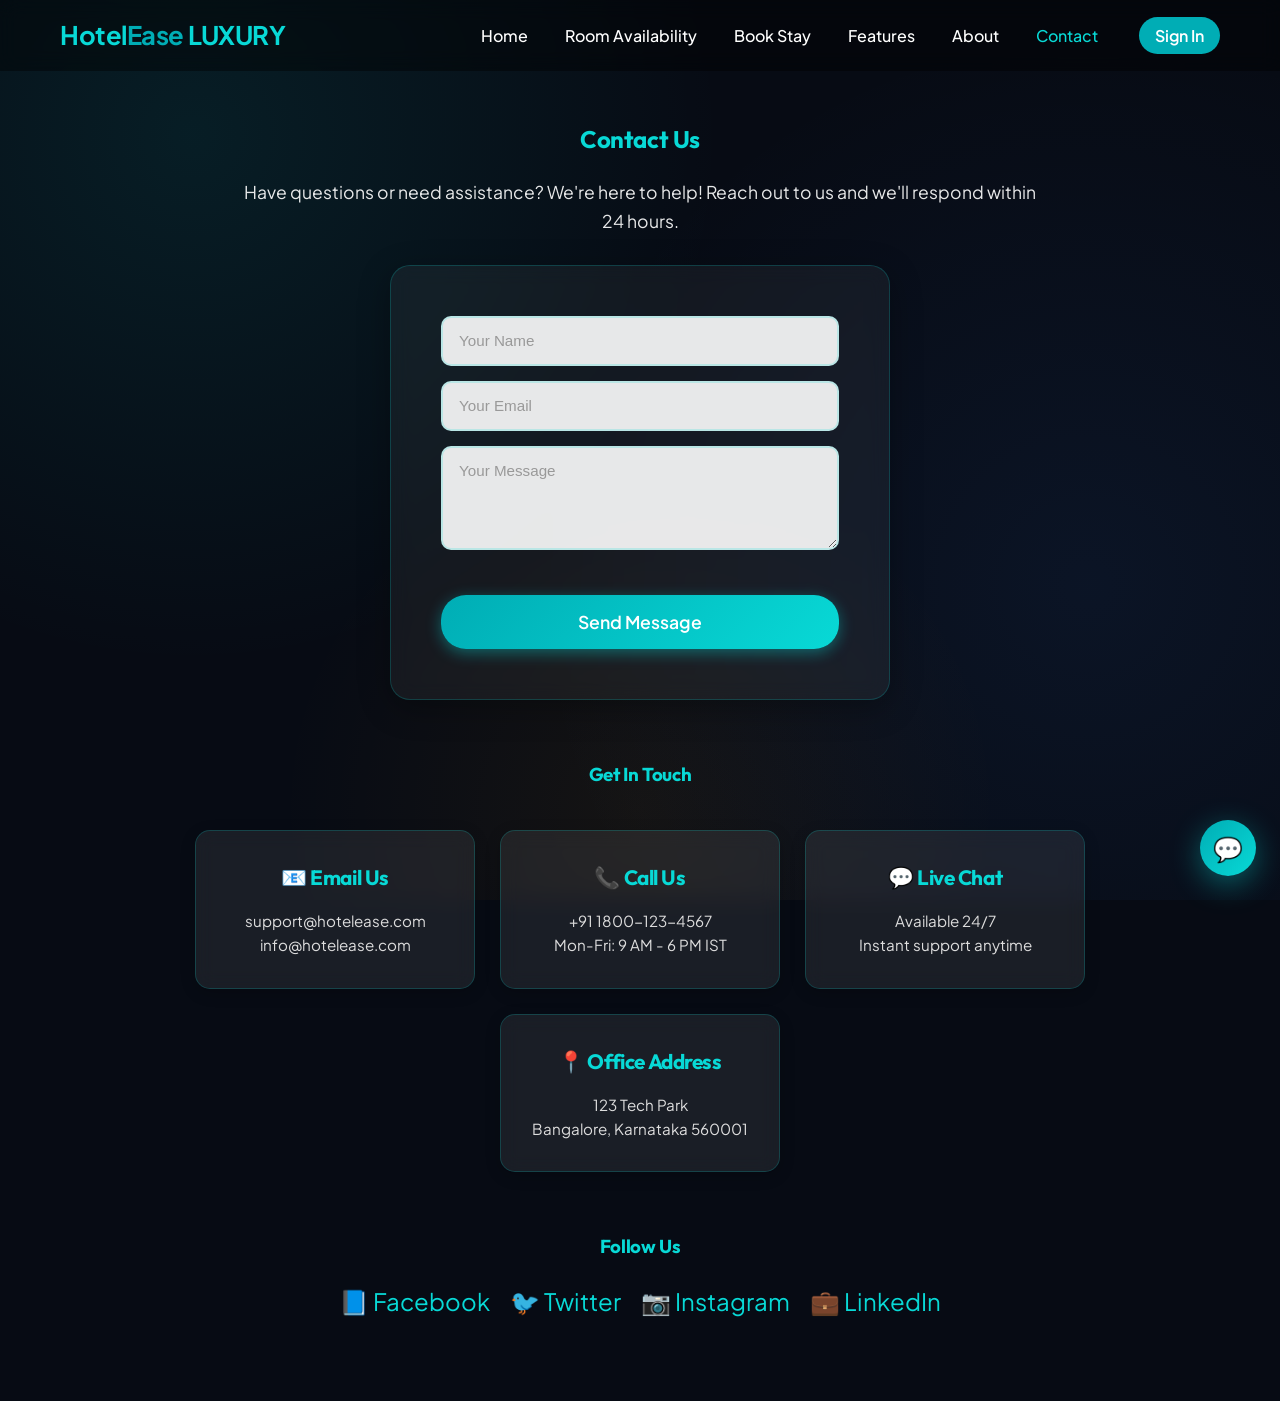
<file: frontend/contact.html>
<!DOCTYPE html>
<html lang="en">
<head>
  <meta charset="UTF-8" />
  <meta name="viewport" content="width=device-width, initial-scale=1.0" />
  <title>Contact Us - HotelEase</title>
  <link rel="stylesheet" href="./style.css" />
</head>
<body>
  <header class="navbar">
    <a href="index.html" class="logo"><span>Hotel</span>Ease <span class="luxury-tag">LUXURY</span></a>
    <nav>
      <ul>
        <li><a href="index.html">Home</a></li>
        <li><a href="availability.html">Room Availability</a></li>
        <li><a href="booking.html">Book Stay</a></li>
        <li><a href="features.html">Features</a></li>
        <li><a href="about.html">About</a></li>
        <li><a href="contact.html" class="active">Contact</a></li>
        <li><a href="admin.html">Admin</a></li>
      </ul>
    </nav>
  </header>

  <section id="contact" class="contact">
    <h2>Contact Us</h2>
    <p style="max-width: 800px; margin: 0 auto 30px; font-size: 1.1em; opacity: 0.9;">
      Have questions or need assistance? We're here to help! Reach out to us and we'll respond within 24 hours.
    </p>

    <form id="contactForm">
      <input type="text" placeholder="Your Name" required />
      <input type="email" placeholder="Your Email" required />
      <textarea placeholder="Your Message" rows="4" required></textarea>
      <button type="submit" class="btn">Send Message</button>
    </form>

    <div style="margin-top: 60px;">
      <h3 style="color: #08d9d6; margin-bottom: 30px;">Get In Touch</h3>
      <div class="cards">
        <div class="card">
          <h3>📧 Email Us</h3>
          <p style="margin-top: 10px;">support@hotelease.com</p>
          <p>info@hotelease.com</p>
        </div>
        <div class="card">
          <h3>📞 Call Us</h3>
          <p style="margin-top: 10px;">+91 1800-123-4567</p>
          <p>Mon-Fri: 9 AM - 6 PM IST</p>
        </div>
        <div class="card">
          <h3>💬 Live Chat</h3>
          <p style="margin-top: 10px;">Available 24/7</p>
          <p>Instant support anytime</p>
        </div>
        <div class="card">
          <h3>📍 Office Address</h3>
          <p style="margin-top: 10px;">123 Tech Park</p>
          <p>Bangalore, Karnataka 560001</p>
        </div>
      </div>
    </div>

    <div style="margin-top: 60px;">
      <h3 style="color: #08d9d6; margin-bottom: 20px;">Follow Us</h3>
      <div style="display: flex; gap: 20px; justify-content: center; font-size: 1.5em;">
        <a href="#" style="color: #08d9d6; text-decoration: none;">📘 Facebook</a>
        <a href="#" style="color: #08d9d6; text-decoration: none;">🐦 Twitter</a>
        <a href="#" style="color: #08d9d6; text-decoration: none;">📷 Instagram</a>
        <a href="#" style="color: #08d9d6; text-decoration: none;">💼 LinkedIn</a>
      </div>
    </div>
  </section>

  <!-- Chatbot Button -->
  <div id="chatbot-toggle">💬</div>

  <!-- Chatbot Window -->
  <div id="chatbot">
    <div id="chatbot-header">
      <span>HotelEase AI Assistant</span>
      <button id="chatbot-close">×</button>
    </div>

    <div id="chatbot-messages">
      <div class="bot-message">
        Hello! I'm your HotelEase AI assistant. I can help you with customer issues, food recommendations, and service status. How can I assist you today?
      </div>
    </div>

    <div id="chatbot-input-area">
      <input
        type="text"
        id="chatbot-input"
        placeholder="Ask me anything about customer issues..."
      />
      <button id="chatbot-send">➤</button>
    </div>
  </div>

  <script src="./script.js"></script>
</body>
</html>
</file>
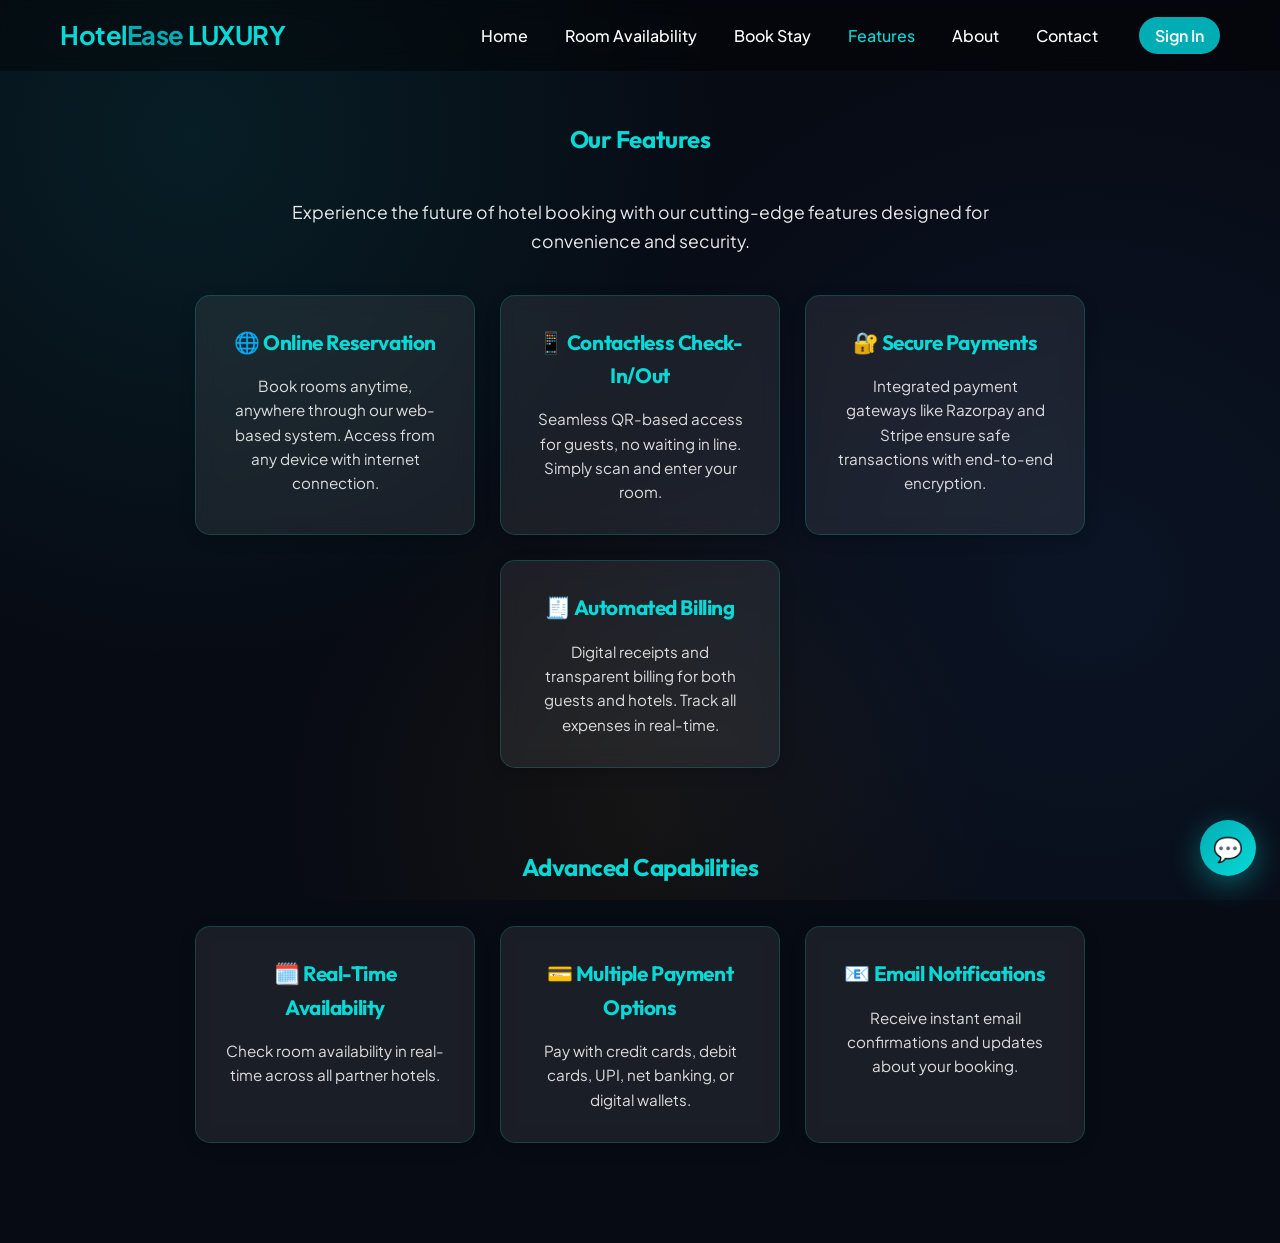
<file: frontend/features.html>
<!DOCTYPE html>
<html lang="en">
<head>
  <meta charset="UTF-8" />
  <meta name="viewport" content="width=device-width, initial-scale=1.0" />
  <title>Features - HotelEase</title>
  <link rel="stylesheet" href="./style.css" />
</head>
<body>
  <header class="navbar">
    <a href="index.html" class="logo"><span>Hotel</span>Ease <span class="luxury-tag">LUXURY</span></a>
    <nav>
      <ul>
        <li><a href="index.html">Home</a></li>
        <li><a href="availability.html">Room Availability</a></li>
        <li><a href="booking.html">Book Stay</a></li>
        <li><a href="features.html" class="active">Features</a></li>
        <li><a href="about.html">About</a></li>
        <li><a href="contact.html">Contact</a></li>
        <li><a href="admin.html">Admin</a></li>
      </ul>
    </nav>
  </header>

  <section id="features" class="features">
    <h2>Our Features</h2>
    <p style="max-width: 800px; margin: 0 auto 40px; font-size: 1.1em; opacity: 0.9;">
      Experience the future of hotel booking with our cutting-edge features designed for convenience and security.
    </p>
    
    <div class="cards">
      <div class="card">
        <h3>🌐 Online Reservation</h3>
        <p>Book rooms anytime, anywhere through our web-based system. Access from any device with internet connection.</p>
      </div>
      <div class="card">
        <h3>📱 Contactless Check-In/Out</h3>
        <p>Seamless QR-based access for guests, no waiting in line. Simply scan and enter your room.</p>
      </div>
      <div class="card">
        <h3>🔐 Secure Payments</h3>
        <p>Integrated payment gateways like Razorpay and Stripe ensure safe transactions with end-to-end encryption.</p>
      </div>
      <div class="card">
        <h3>🧾 Automated Billing</h3>
        <p>Digital receipts and transparent billing for both guests and hotels. Track all expenses in real-time.</p>
      </div>
    </div>

    <div style="margin-top: 80px;">
      <h2 style="color: #08d9d6; margin-bottom: 40px;">Advanced Capabilities</h2>
      <div class="cards">
        <div class="card">
          <h3>🗓️ Real-Time Availability</h3>
          <p>Check room availability in real-time across all partner hotels.</p>
        </div>
        <div class="card">
          <h3>💳 Multiple Payment Options</h3>
          <p>Pay with credit cards, debit cards, UPI, net banking, or digital wallets.</p>
        </div>
        <div class="card">
          <h3>📧 Email Notifications</h3>
          <p>Receive instant email confirmations and updates about your booking.</p>
        </div>
      </div>
    </div>
  </section>

  <!-- Chatbot Button -->
  <div id="chatbot-toggle">💬</div>

  <!-- Chatbot Window -->
  <div id="chatbot">
    <div id="chatbot-header">
      <span>HotelEase AI Assistant</span>
      <button id="chatbot-close">×</button>
    </div>

    <div id="chatbot-messages">
      <div class="bot-message">
        Hello! I'm your HotelEase AI assistant. I can help you with customer issues, food recommendations, and service status. How can I assist you today?
      </div>
    </div>

    <div id="chatbot-input-area">
      <input
        type="text"
        id="chatbot-input"
        placeholder="Ask me anything about customer issues..."
      />
      <button id="chatbot-send">➤</button>
    </div>
  </div>

  <script src="./script.js"></script>
</body>
</html>
</file>
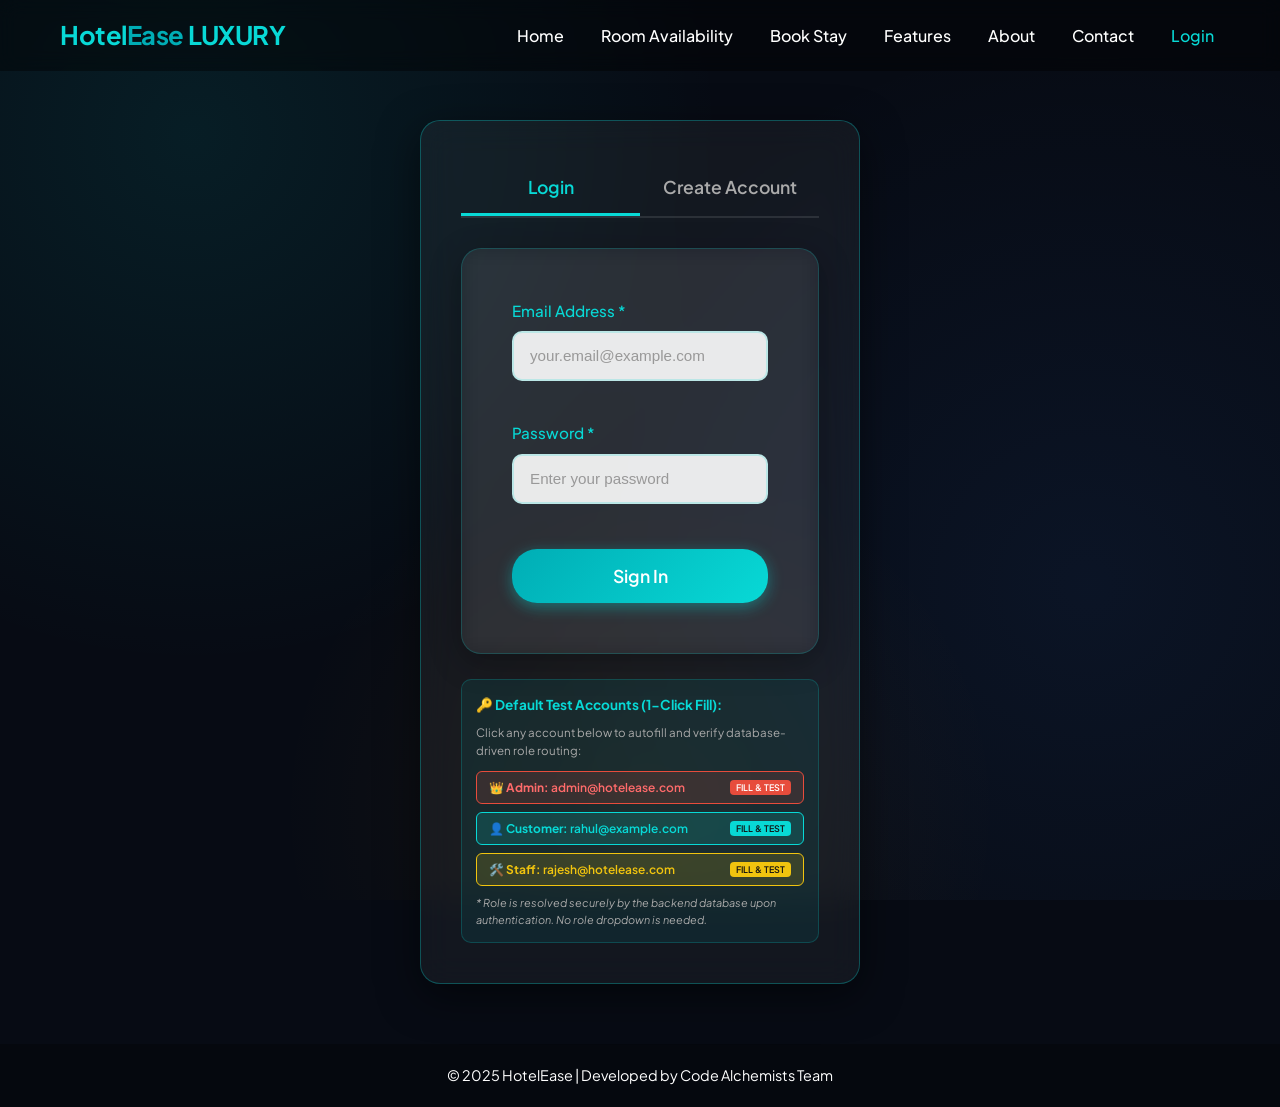
<file: frontend/login.html>
<!DOCTYPE html>
<html lang="en">
<head>
  <meta charset="UTF-8" />
  <meta name="viewport" content="width=device-width, initial-scale=1.0" />
  <title>Login / Register - HotelEase</title>
  <link rel="stylesheet" href="./style.css" />
  <style>
    .auth-container {
      min-height: 100vh;
      display: flex;
      justify-content: center;
      align-items: center;
      padding: 120px 20px 60px;
    }
    .auth-card {
      background: rgba(255, 255, 255, 0.05);
      backdrop-filter: blur(16px);
      border: 1px solid rgba(8, 217, 214, 0.3);
      border-radius: 20px;
      width: 100%;
      max-width: 440px;
      padding: 40px;
      box-shadow: 0 12px 40px rgba(0, 0, 0, 0.5);
    }
    .auth-tabs {
      display: flex;
      margin-bottom: 30px;
      border-bottom: 2px solid rgba(255, 255, 255, 0.1);
    }
    .auth-tab {
      flex: 1;
      text-align: center;
      padding: 12px;
      font-size: 1.1em;
      font-weight: 600;
      color: #aaa;
      cursor: pointer;
      border-bottom: 3px solid transparent;
      transition: all 0.3s ease;
    }
    .auth-tab.active {
      color: #08d9d6;
      border-bottom-color: #08d9d6;
    }
    .auth-form {
      display: flex;
      flex-direction: column;
      gap: 20px;
    }
    .demo-credentials {
      background: rgba(8, 217, 214, 0.08);
      border: 1px solid rgba(8, 217, 214, 0.2);
      border-radius: 10px;
      padding: 14px;
      margin-top: 25px;
      font-size: 0.85em;
      color: #ddd;
    }
  </style>
</head>
<body>
  <header class="navbar">
    <a href="index.html" class="logo"><span>Hotel</span>Ease <span class="luxury-tag">LUXURY</span></a>
    <nav>
      <ul>
        <li><a href="index.html">Home</a></li>
        <li><a href="availability.html">Room Availability</a></li>
        <li><a href="booking.html">Book Stay</a></li>
        <li><a href="features.html">Features</a></li>
        <li><a href="about.html">About</a></li>
        <li><a href="contact.html">Contact</a></li>
        <li><a href="login.html" class="active">Login</a></li>
      </ul>
    </nav>
  </header>

  <div class="auth-container">
    <div class="auth-card">
      <div class="auth-tabs">
        <div class="auth-tab active" id="tabLogin" onclick="switchAuthMode('login')">Login</div>
        <div class="auth-tab" id="tabRegister" onclick="switchAuthMode('register')">Create Account</div>
      </div>

      <!-- LOGIN FORM (Single Unified Form - Role is determined from DB) -->
      <form id="loginForm" class="auth-form">
        <div class="form-group">
          <label>Email Address *</label>
          <input type="email" id="loginEmail" placeholder="your.email@example.com" required />
        </div>
        <div class="form-group">
          <label>Password *</label>
          <input type="password" id="loginPassword" placeholder="Enter your password" required />
        </div>
        <!-- Message Alert Box -->
        <div id="authAlert" style="display:none; padding:12px 14px; border-radius:8px; font-size:0.9em; margin-bottom:10px;"></div>

        <button type="submit" id="btnLoginSubmit" class="btn" style="background: linear-gradient(135deg, #00adb5, #08d9d6); font-weight:600; margin-top:5px;">
          Sign In
        </button>
      </form>

      <!-- REGISTER FORM -->
      <form id="registerForm" class="auth-form" style="display: none;">
        <div class="form-group">
          <label>Full Name *</label>
          <input type="text" id="regName" placeholder="Enter full name" required />
        </div>
        <div class="form-group">
          <label>Email Address *</label>
          <input type="email" id="regEmail" placeholder="your.email@example.com" required />
        </div>
        <div class="form-group">
          <label>Phone Number</label>
          <input type="tel" id="regPhone" placeholder="+91 XXXXX XXXXX" />
        </div>
        <div class="form-group">
          <label>Password *</label>
          <input type="password" id="regPassword" placeholder="Create a password" required />
        </div>
        <button type="submit" class="btn" style="background: linear-gradient(135deg, #00adb5, #08d9d6); font-weight:600; margin-top:10px;">
          Create Customer Account
        </button>
      </form>

      <!-- DEMO CREDENTIALS GUIDANCE WITH 1-CLICK TEST FILL -->
      <div class="demo-credentials" id="demoCredentialsContainer">
        <strong style="color:#08d9d6; display:block; margin-bottom:8px;">🔑 Default Test Accounts (1-Click Fill):</strong>
        <p style="margin: 0 0 10px 0; font-size: 0.85em; color: #aaa;">Click any account below to autofill and verify database-driven role routing:</p>
        
        <div style="display: flex; flex-direction: column; gap: 8px;">
          <button type="button" onclick="fillTestCredentials('admin@hotelease.com', 'admin123', 'ADMIN')" 
                  style="background: rgba(231,76,60,0.15); border: 1px solid #e74c3c; color: #ff6b6b; padding: 8px 12px; border-radius: 6px; cursor: pointer; text-align: left; font-size: 0.88em; font-weight: 600; display: flex; justify-content: space-between; align-items: center;">
            <span>👑 <strong>Admin:</strong> admin@hotelease.com</span>
            <span style="font-size:0.75em; background:#e74c3c; color:white; padding:2px 6px; border-radius:4px;">FILL & TEST</span>
          </button>
          
          <button type="button" onclick="fillTestCredentials('rahul@example.com', 'user123', 'CUSTOMER')" 
                  style="background: rgba(8,217,214,0.15); border: 1px solid #08d9d6; color: #08d9d6; padding: 8px 12px; border-radius: 6px; cursor: pointer; text-align: left; font-size: 0.88em; font-weight: 600; display: flex; justify-content: space-between; align-items: center;">
            <span>👤 <strong>Customer:</strong> rahul@example.com</span>
            <span style="font-size:0.75em; background:#08d9d6; color:#111; padding:2px 6px; border-radius:4px;">FILL & TEST</span>
          </button>

          <button type="button" onclick="fillTestCredentials('rajesh@hotelease.com', 'staff123', 'STAFF')" 
                  style="background: rgba(241,196,15,0.15); border: 1px solid #f1c40f; color: #f1c40f; padding: 8px 12px; border-radius: 6px; cursor: pointer; text-align: left; font-size: 0.88em; font-weight: 600; display: flex; justify-content: space-between; align-items: center;">
            <span>🛠️ <strong>Staff:</strong> rajesh@hotelease.com</span>
            <span style="font-size:0.75em; background:#f1c40f; color:#111; padding:2px 6px; border-radius:4px;">FILL & TEST</span>
          </button>
        </div>

        <em style="color:#aaa; font-size:0.8em; display:block; margin-top:8px;">* Role is resolved securely by the backend database upon authentication. No role dropdown is needed.</em>
      </div>
    </div>
  </div>

  <footer>
    <p>© 2025 HotelEase | Developed by Code Alchemists Team</p>
  </footer>

  <script src="./script.js"></script>
  <script>
    function switchAuthMode(mode) {
      const loginForm = document.getElementById("loginForm");
      const regForm = document.getElementById("registerForm");
      const tabLogin = document.getElementById("tabLogin");
      const tabRegister = document.getElementById("tabRegister");
      hideAlert();

      if (mode === "login") {
        loginForm.style.display = "flex";
        regForm.style.display = "none";
        tabLogin.classList.add("active");
        tabRegister.classList.remove("active");
      } else {
        loginForm.style.display = "none";
        regForm.style.display = "flex";
        tabRegister.classList.add("active");
        tabLogin.classList.remove("active");
      }
    }

    function showAlert(msg, isSuccess = false) {
      const alertBox = document.getElementById("authAlert");
      if (!alertBox) return;
      alertBox.style.display = "block";
      alertBox.style.background = isSuccess ? "rgba(46, 204, 113, 0.2)" : "rgba(231, 76, 60, 0.2)";
      alertBox.style.border = isSuccess ? "1px solid #2ecc71" : "1px solid #e74c3c";
      alertBox.style.color = isSuccess ? "#2ecc71" : "#e74c3c";
      alertBox.innerHTML = msg;
    }

    function hideAlert() {
      const alertBox = document.getElementById("authAlert");
      if (alertBox) alertBox.style.display = "none";
    }

    // 1-Click Test Credential Filler
    function fillTestCredentials(email, password, role) {
      switchAuthMode("login");
      document.getElementById("loginEmail").value = email;
      document.getElementById("loginPassword").value = password;
      showAlert(`✨ Loaded ${role} test credentials for <strong>${email}</strong>. Click 'Sign In' to test.`, true);
    }

    // Handle Login Submission
    document.getElementById("loginForm").addEventListener("submit", async (e) => {
      e.preventDefault();
      hideAlert();
      const email = document.getElementById("loginEmail").value.trim();
      const password = document.getElementById("loginPassword").value.trim();
      const btn = document.getElementById("btnLoginSubmit");
      btn.disabled = true;
      btn.innerText = "Authenticating...";

      try {
        const res = await fetch("http://localhost:8085/api/auth/login", {
          method: "POST",
          headers: { "Content-Type": "application/json" },
          body: JSON.stringify({ email, password })
        });

        const data = await res.json();

        if (res.ok && data.success) {
          // Store authenticated user state in localStorage
          localStorage.setItem("currentUser", JSON.stringify(data));

          showAlert(`✅ Welcome back, <strong>${data.name}</strong>! Verified Role: <strong>${data.role}</strong>. Redirecting...`, true);

          // Role-based Routing (Database Driven)
          setTimeout(() => {
            if (data.role === "ADMIN" || data.role === "STAFF") {
              window.location.href = "admin.html"; // Admin Dashboard
            } else {
              window.location.href = "user-dashboard.html"; // User Dashboard (Own Data Only)
            }
          }, 600);

        } else {
          showAlert(`❌ Authentication Failed: ${data.message || "Invalid credentials."}`);
          btn.disabled = false;
          btn.innerText = "Sign In";
        }
      } catch (err) {
        showAlert("❌ Server connection error. Please ensure Spring Boot backend is active on port 8085.");
        btn.disabled = false;
        btn.innerText = "Sign In";
      }
    });

    // Handle Registration Submission
    document.getElementById("registerForm").addEventListener("submit", async (e) => {
      e.preventDefault();
      const name = document.getElementById("regName").value.trim();
      const email = document.getElementById("regEmail").value.trim();
      const phone = document.getElementById("regPhone").value.trim();
      const password = document.getElementById("regPassword").value.trim();

      try {
        const res = await fetch("http://localhost:8085/api/auth/register", {
          method: "POST",
          headers: { "Content-Type": "application/json" },
          body: JSON.stringify({ name, email, phone, passwordHash: password, role: "CUSTOMER" })
        });

        const data = await res.json();

        if (res.ok && data.success) {
          alert("🎉 Registration Successful! Please sign in with your email.");
          switchAuthMode("login");
          document.getElementById("loginEmail").value = email;
          showAlert("🎉 Account created successfully! Please sign in.", true);
        } else {
          alert(`❌ Registration Failed: ${data.message}`);
        }
      } catch (err) {
        alert("❌ Error registering user. Ensure backend is active.");
      }
    });
  </script>
</body>
</html>
</file>
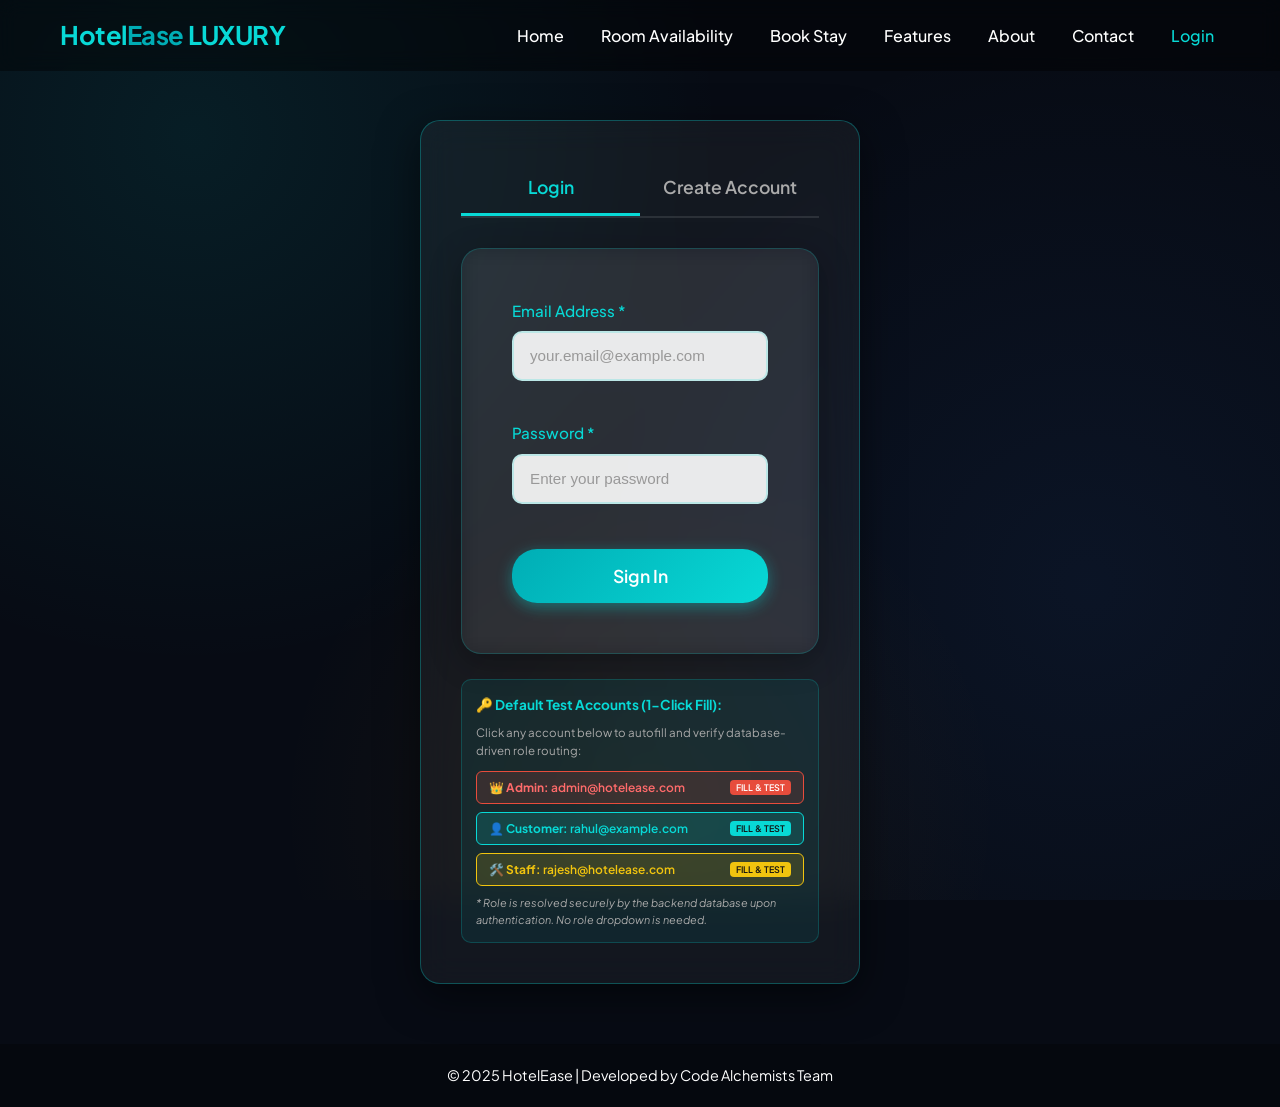
<file: frontend/user-dashboard.html>
<!DOCTYPE html>
<html lang="en">
<head>
  <meta charset="UTF-8" />
  <meta name="viewport" content="width=device-width, initial-scale=1.0" />
  <title>My Dashboard - HotelEase</title>
  <link rel="stylesheet" href="./style.css" />
  <style>
    .dashboard-container {
      padding: 120px 40px 60px;
      max-width: 1200px;
      margin: 0 auto;
    }
    .profile-card {
      background: rgba(255, 255, 255, 0.05);
      backdrop-filter: blur(12px);
      border: 1px solid rgba(8, 217, 214, 0.25);
      border-radius: 18px;
      padding: 25px 30px;
      display: flex;
      justify-content: space-between;
      align-items: center;
      margin-bottom: 35px;
    }
    .booking-grid {
      display: grid;
      grid-template-columns: repeat(auto-fill, minmax(340px, 1fr));
      gap: 25px;
      margin-top: 20px;
    }
    .my-booking-card {
      background: rgba(255, 255, 255, 0.04);
      border: 1px solid rgba(8, 217, 214, 0.2);
      border-radius: 16px;
      padding: 22px;
      transition: all 0.3s ease;
    }
    .my-booking-card:hover {
      border-color: #08d9d6;
      transform: translateY(-4px);
    }
    .qr-box {
      background: white;
      color: black;
      padding: 12px;
      border-radius: 10px;
      text-align: center;
      margin: 15px 0;
      font-family: monospace;
      font-weight: bold;
    }
  </style>
</head>
<body>
  <header class="navbar">
    <a href="index.html" class="logo"><span>Hotel</span>Ease <span class="luxury-tag">LUXURY</span></a>
    <nav>
      <ul>
        <li><a href="index.html">Home</a></li>
        <li><a href="availability.html">Room Availability</a></li>
        <li><a href="booking.html">Book Stay</a></li>
        <li><a href="features.html">Features</a></li>
        <li><a href="about.html">About</a></li>
        <li><a href="contact.html">Contact</a></li>
        <li><a href="user-dashboard.html" class="active">My Dashboard</a></li>
        <li id="navAdminLink" style="display:none;"><a href="admin.html">Admin Desk</a></li>
        <li><button onclick="logoutUser()" class="btn" style="padding:6px 16px; font-size:0.9em; background:#e74c3c;">Logout</button></li>
      </ul>
    </nav>
  </header>

  <div class="dashboard-container">
    <!-- User Profile Header -->
    <div class="profile-card">
      <div>
        <h2 style="color:#08d9d6; margin:0;" id="userName">Welcome Guest</h2>
        <p style="color:#aaa; margin-top:4px;" id="userEmail">guest@example.com</p>
      </div>
      <div>
        <span style="background:rgba(8,217,214,0.15); border:1px solid #08d9d6; color:#08d9d6; padding:6px 14px; border-radius:20px; font-weight:bold; font-size:0.9em;" id="userRoleBadge">CUSTOMER</span>
      </div>
    </div>

    <!-- Active Reservations (Own Data Only) -->
    <h3 style="color:#08d9d6; margin-bottom:15px;">📋 My Active Reservations</h3>
    <div id="myBookingsContainer">
      <p style="color:#aaa;">Loading your bookings...</p>
    </div>

    <!-- Guest Service Complaint Request -->
    <div style="margin-top: 50px; background: rgba(255,255,255,0.03); border:1px solid rgba(8,217,214,0.2); border-radius:18px; padding:30px;">
      <h3 style="color:#08d9d6; margin-bottom:10px;">🛠️ Request Room Service or Maintenance</h3>
      <p style="color:#aaa; font-size:0.95em; margin-bottom:20px;">Have an issue with AC, WiFi, housekeeping, or room service during your stay? Submit a ticket below:</p>
      
      <form id="userComplaintForm" style="margin:0; background:transparent; border:none; padding:0; box-shadow:none;">
        <div style="display:grid; grid-template-columns: 1fr 2fr; gap:15px; margin-bottom:15px;">
          <input type="text" id="ticketRoom" placeholder="Room Number (e.g. 104)" required />
          <input type="text" id="ticketDesc" placeholder="Describe issue (e.g. AC cooling slow, extra towels needed)" required />
        </div>
        <button type="submit" class="btn" style="background:#00adb5;">Submit Service Ticket</button>
      </form>
    </div>
  </div>

  <footer>
    <p>© 2025 HotelEase | Developed by Code Alchemists Team</p>
  </footer>

  <script src="./script.js"></script>
  <script>
    const currentUser = JSON.parse(localStorage.getItem("currentUser") || "null");

    if (!currentUser) {
      alert("Please log in to access your dashboard.");
      window.location.href = "login.html";
    } else {
      document.getElementById("userName").textContent = "Welcome, " + currentUser.name;
      document.getElementById("userEmail").textContent = currentUser.email;
      document.getElementById("userRoleBadge").textContent = "ROLE: " + currentUser.role;

      if (currentUser.role === "ADMIN" || currentUser.role === "STAFF") {
        document.getElementById("navAdminLink").style.display = "inline";
      }

      loadMyBookings(currentUser.email);
    }

    async function loadMyBookings(email) {
      const container = document.getElementById("myBookingsContainer");
      try {
        const res = await fetch(`http://localhost:8085/api/bookings/my-bookings?email=${encodeURIComponent(email)}`);
        if (!res.ok) throw new Error("Failed to load bookings");
        const bookings = await res.json();

        if (bookings && bookings.length > 0) {
          container.className = "booking-grid";
          container.innerHTML = bookings.map(b => `
            <div class="my-booking-card">
              <div style="display:flex; justify-content:space-between; align-items:center; margin-bottom:10px;">
                <strong style="color:#08d9d6; font-size:1.1em;">${b.bookingCode}</strong>
                <span style="background:rgba(46,204,113,0.15); color:#2ecc71; border:1px solid #2ecc71; padding:3px 8px; border-radius:10px; font-size:0.8em; font-weight:bold;">${b.status}</span>
              </div>
              <p style="margin:4px 0; color:#ddd;"><strong>Hotel:</strong> ${b.hotel ? b.hotel.name : b.location}</p>
              <p style="margin:4px 0; color:#ddd;"><strong>Room Type:</strong> ${b.roomType ? b.roomType.name : b.roomTypeString}</p>
              <p style="margin:4px 0; color:#aaa; font-size:0.9em;"><strong>Dates:</strong> ${b.checkinDate} ➔ ${b.checkoutDate}</p>
              <p style="margin:4px 0; color:#aaa; font-size:0.9em;"><strong>Rooms:</strong> ${b.numRooms} | Guests: ${b.numGuests}</p>
              
              <div class="qr-box">
                <div style="font-size:0.75em; color:#555;">📲 QR CHECK-IN PASS</div>
                <div style="color:#00adb5; font-size:1.1em; letter-spacing:1px;">${b.qrCodeToken || ('QR-' + b.bookingCode)}</div>
              </div>

              <div style="display:flex; justify-content:space-between; align-items:center; margin-top:12px;">
                <strong style="color:white; font-size:1.1em;">Total: ₹${b.totalCost.toLocaleString('en-IN')}</strong>
                ${b.status !== 'CANCELLED' && b.status !== 'CHECKED_OUT' ? `<button onclick="cancelMyBooking(${b.id})" class="btn" style="padding:6px 12px; font-size:0.85em; background:#e74c3c;">Cancel</button>` : ''}
              </div>
            </div>
          `).join('');
        } else {
          container.className = "";
          container.innerHTML = `<div style="background:rgba(255,255,255,0.03); padding:20px; border-radius:12px; color:#aaa;">No active reservations found under ${email}.</div>`;
        }
      } catch (err) {
        container.innerHTML = `<div style="color:#e74c3c;">Error fetching your reservations.</div>`;
      }
    }

    async function cancelMyBooking(id) {
      if (!confirm("Are you sure you want to cancel this booking?")) return;
      try {
        const res = await fetch(`http://localhost:8085/api/bookings/${id}/cancel?email=${encodeURIComponent(currentUser.email)}`, { method: "POST" });
        const data = await res.json();
        alert(data.message);
        loadMyBookings(currentUser.email);
      } catch (e) {
        alert("Error cancelling booking.");
      }
    }

    document.getElementById("userComplaintForm").addEventListener("submit", async (e) => {
      e.preventDefault();
      const room = document.getElementById("ticketRoom").value.trim();
      const issue = document.getElementById("ticketDesc").value.trim();

      try {
        const res = await fetch("http://localhost:8085/api/service-requests", {
          method: "POST",
          headers: { "Content-Type": "application/json" },
          body: JSON.stringify({
            roomNumber: room,
            issueDescription: issue,
            guestEmail: currentUser.email
          })
        });

        const data = await res.json();
        alert(`✅ Service Ticket Created! Ticket #${data.id} classified as ${data.priority} priority.`);
        document.getElementById("userComplaintForm").reset();
      } catch (err) {
        alert("Error creating service ticket.");
      }
    });

    function logoutUser() {
      localStorage.removeItem("currentUser");
      window.location.href = "login.html";
    }
  </script>
</body>
</html>
</file>
<file: frontend/style.css>
@import url('https://fonts.googleapis.com/css2?family=Outfit:wght@300;400;500;600;700;800&family=Plus+Jakarta+Sans:wght@300;400;500;600;700;800&display=swap');

:root {
  --bg-primary: #070b14;
  --bg-secondary: #0b1325;
  --bg-surface: rgba(13, 21, 39, 0.82);
  --bg-card: rgba(16, 26, 48, 0.75);
  --bg-glass: rgba(255, 255, 255, 0.04);
  --accent-cyan: #08d9d6;
  --accent-teal: #00adb5;
  --accent-gold: #f59e0b;
  --accent-gold-light: #fbbf24;
  --accent-emerald: #10b981;
  --accent-rose: #f43f5e;
  --text-primary: #ffffff;
  --text-secondary: #94a3b8;
  --text-muted: #64748b;
  --border-subtle: rgba(255, 255, 255, 0.08);
  --border-glow: rgba(8, 217, 214, 0.35);
  --shadow-glow: 0 0 25px rgba(8, 217, 214, 0.25);
  --shadow-card: 0 15px 35px -5px rgba(0, 0, 0, 0.5), 0 0 0 1px rgba(255, 255, 255, 0.06);
  --font-heading: 'Outfit', -apple-system, BlinkMacSystemFont, sans-serif;
  --font-body: 'Plus Jakarta Sans', -apple-system, BlinkMacSystemFont, sans-serif;
}

* {
  margin: 0;
  padding: 0;
  box-sizing: border-box;
  font-family: var(--font-body);
}

body {
  color: var(--text-primary);
  background-color: var(--bg-primary);
  background-image: 
    radial-gradient(circle at 15% 15%, rgba(8, 217, 214, 0.09) 0%, transparent 40%),
    radial-gradient(circle at 85% 65%, rgba(59, 130, 246, 0.08) 0%, transparent 45%),
    radial-gradient(circle at 50% 90%, rgba(245, 158, 11, 0.06) 0%, transparent 35%);
  background-attachment: fixed;
  overflow-x: hidden;
  line-height: 1.6;
  -webkit-font-smoothing: antialiased;
}

h1, h2, h3, h4, h5, h6 {
  font-family: var(--font-heading);
  letter-spacing: -0.02em;
}

/* Clean Transparent Navbar matching reference */
.navbar {
  display: flex;
  justify-content: space-between;
  align-items: center;
  padding: 15px 60px;
  background: rgba(0, 0, 0, 0.4);
  backdrop-filter: blur(10px);
  -webkit-backdrop-filter: blur(10px);
  position: fixed;
  width: 100%;
  top: 0;
  z-index: 1000;
  transition: all 0.3s ease;
}

.logo {
  font-size: 1.6em;
  font-weight: bold;
  color: #00adb5;
  text-decoration: none;
  letter-spacing: -0.5px;
}

.logo span {
  color: #08d9d6;
}

nav ul {
  display: flex;
  list-style: none;
  gap: 25px;
  align-items: center;
}

nav ul li a {
  color: #ffffff;
  text-decoration: none;
  font-weight: 500;
  font-size: 1em;
  transition: color 0.3s;
  padding: 4px 6px;
}

nav ul li a:hover,
nav ul li a.active {
  color: #08d9d6;
}

/* Hero Section matching reference image */
.hero {
  height: 100vh;
  min-height: 100vh;
  background: url('./hero-bg.jpg') center/cover no-repeat,
              url('https://images.unsplash.com/photo-1542314831-068cd1dbfeeb?w=1920&q=80') center/cover no-repeat;
  display: flex;
  justify-content: center;
  align-items: center;
  text-align: center;
  position: relative;
  overflow: hidden;
}

.hero::after {
  content: "";
  position: absolute;
  width: 100%;
  height: 100%;
  top: 0;
  left: 0;
  background: rgba(0, 0, 0, 0.45);
  z-index: 1;
}

.hero-content {
  position: relative;
  z-index: 2;
  max-width: 800px;
  padding: 0 20px;
}

.hero-content h1 {
  font-size: 3.4em;
  font-weight: 700;
  margin-bottom: 20px;
  color: #ffffff;
  letter-spacing: -0.5px;
}

.hero-content p {
  font-size: 1.2em;
  margin-bottom: 25px;
  color: #ffffff;
  line-height: 1.6;
  max-width: 680px;
  margin-left: auto;
  margin-right: auto;
}

.btn {
  background: #00adb5;
  color: #ffffff;
  padding: 12px 32px;
  border: none;
  border-radius: 25px;
  font-size: 1em;
  font-weight: 600;
  cursor: pointer;
  transition: 0.3s;
  text-decoration: none;
  display: inline-block;
}

.btn:hover {
  background: #08d9d6;
  transform: scale(1.05);
}

.btn-secondary {
  background: rgba(255, 255, 255, 0.05);
  border: 1px solid var(--border-subtle);
  color: #ffffff;
  box-shadow: none;
}

.btn-secondary:hover {
  background: rgba(255, 255, 255, 0.1);
  border-color: rgba(255, 255, 255, 0.2);
  color: #ffffff;
  box-shadow: 0 4px 15px rgba(0, 0, 0, 0.2);
}

.btn-gold {
  background: linear-gradient(135deg, #d97706, #f59e0b);
  color: #070b14;
  box-shadow: 0 4px 15px rgba(245, 158, 11, 0.35);
}

.btn-gold:hover {
  background: linear-gradient(135deg, #f59e0b, #fbbf24);
  box-shadow: 0 8px 25px rgba(245, 158, 11, 0.5);
  color: #040810;
}

.booking {
  padding: 100px 50px;
  padding-top: 120px;
  text-align: center;
  min-height: 80vh;
}

.booking h2 {
  color: #08d9d6;
  margin-bottom: 15px;
  font-size: 2.5em;
  text-shadow: 0 0 20px rgba(8, 217, 214, 0.3);
}

form {
  max-width: 900px;
  margin: 0 auto;
  background: rgba(255, 255, 255, 0.05);
  backdrop-filter: blur(10px);
  padding: 40px;
  border-radius: 20px;
  border: 1px solid rgba(8, 217, 214, 0.2);
  box-shadow: 0 8px 32px rgba(0, 0, 0, 0.3);
  text-align: left;
}

form h3 {
  display: flex;
  align-items: center;
  gap: 10px;
  border-bottom: 2px solid rgba(8, 217, 214, 0.3);
  padding-bottom: 10px;
  margin-bottom: 20px;
}

.form-group {
  display: flex;
  flex-direction: column;
  margin-bottom: 20px;
}

.form-group label {
  margin-bottom: 8px;
  color: #08d9d6;
  font-weight: 500;
  font-size: 0.95em;
  display: flex;
  align-items: center;
}

input, select, textarea {
  padding: 14px 16px;
  border-radius: 10px;
  border: 2px solid rgba(8, 217, 214, 0.2);
  outline: none;
  font-size: 1em;
  width: 100%;
  background: rgba(255, 255, 255, 0.9);
  color: #2c5364;
  transition: all 0.3s ease;
  font-family: "Poppins", sans-serif;
}

input:focus, select:focus, textarea:focus {
  border-color: #08d9d6;
  background: rgba(255, 255, 255, 1);
  box-shadow: 0 0 0 3px rgba(8, 217, 214, 0.1);
  transform: translateY(-2px);
}

input:hover, select:hover, textarea:hover {
  border-color: #00adb5;
}

input[type="checkbox"] {
  width: 20px;
  height: 20px;
  cursor: pointer;
  accent-color: #08d9d6;
}

textarea {
  resize: vertical;
  min-height: 100px;
  font-family: "Poppins", sans-serif;
}

input::placeholder, textarea::placeholder {
  color: #999;
  font-size: 0.95em;
}

/* Checkbox and radio groups */
.form-group[style*="flex-direction: row"],
.form-group[style*="display: flex"] {
  flex-direction: row !important;
  align-items: center;
}

.form-group[style*="display: flex"] label {
  margin-bottom: 0;
  font-weight: 400;
  color: #fff;
}

/* Grid layout for better organization */
@media (min-width: 768px) {
  form {
    padding: 50px;
  }
  
  form > div[style*="margin-bottom: 30px"] {
    display: grid;
    grid-template-columns: repeat(2, 1fr);
    gap: 20px;
    column-gap: 30px;
  }
  
  form > div[style*="margin-bottom: 30px"] h3 {
    grid-column: 1 / -1;
  }
  
  form > div[style*="margin-bottom: 30px"] .form-group:has(textarea),
  form > div[style*="margin-bottom: 30px"] .form-group:has(#specialRequests) {
    grid-column: 1 / -1;
  }
}

/* Button styling */
form button.btn {
  width: 100%;
  margin-top: 30px;
  padding: 16px 30px;
  font-size: 1.1em;
  font-weight: 600;
  background: linear-gradient(135deg, #00adb5, #08d9d6);
  box-shadow: 0 4px 15px rgba(8, 217, 214, 0.4);
  transition: all 0.3s ease;
}

form button.btn:hover {
  background: linear-gradient(135deg, #08d9d6, #00adb5);
  box-shadow: 0 6px 25px rgba(8, 217, 214, 0.6);
  transform: translateY(-3px);
}

form button.btn:active {
  transform: translateY(-1px);
}

.features {
  padding: 100px 50px;
  padding-top: 120px;
  text-align: center;
  min-height: 80vh;
}

.features h2 {
  color: #08d9d6;
  margin-bottom: 40px;
}

.cards {
  display: flex;
  flex-wrap: wrap;
  gap: 25px;
  justify-content: center;
  margin-top: 40px;
}

.card {
  background: rgba(255, 255, 255, 0.08);
  backdrop-filter: blur(10px);
  padding: 30px;
  border-radius: 15px;
  width: 280px;
  transition: all 0.3s ease;
  border: 1px solid rgba(8, 217, 214, 0.2);
  box-shadow: 0 4px 15px rgba(0, 0, 0, 0.2);
}

.card:hover {
  background: rgba(255, 255, 255, 0.15);
  transform: translateY(-10px);
  border-color: #08d9d6;
  box-shadow: 0 8px 25px rgba(8, 217, 214, 0.3);
}

.card h3 {
  color: #08d9d6;
  margin-bottom: 15px;
  font-size: 1.3em;
}

.card p {
  color: #ddd;
  line-height: 1.6;
  font-size: 0.95em;
}

.about, .contact {
  padding: 80px 50px;
  padding-top: 120px;
  text-align: center;
  min-height: 80vh;
}

.about h2, .contact h2 {
  color: #08d9d6;
  margin-bottom: 20px;
}

.contact form {
  max-width: 500px;
  margin: auto;
  display: flex;
  flex-direction: column;
  gap: 15px;
}

footer {
  text-align: center;
  padding: 20px;
  background: rgba(0, 0, 0, 0.3);
  font-size: 0.9em;
}

/* Additional Booking Page Enhancements */
.booking > p {
  animation: fadeInUp 0.8s ease;
}

@keyframes fadeInUp {
  from {
    opacity: 0;
    transform: translateY(30px);
  }
  to {
    opacity: 1;
    transform: translateY(0);
  }
}

/* Section dividers */
form > div[style*="margin-bottom: 30px"] {
  animation: fadeIn 1s ease;
  background: rgba(255, 255, 255, 0.02);
  padding: 25px;
  border-radius: 15px;
  margin-bottom: 30px !important;
  border: 1px solid rgba(8, 217, 214, 0.1);
}

@keyframes fadeIn {
  from { opacity: 0; }
  to { opacity: 1; }
}

/* Responsive improvements */
@media (max-width: 768px) {
  .booking {
    padding: 80px 20px;
    padding-top: 100px;
  }
  
  form {
    padding: 30px 20px;
  }
  
  .booking h2 {
    font-size: 2em;
  }
  
  form h3 {
    font-size: 1.1em;
  }
  
  .card {
    width: 100%;
    max-width: 350px;
  }
}

/* Hotel grid styling */
.hotel-grid {
  display: grid;
  grid-template-columns: repeat(auto-fill, minmax(300px, 1fr));
  gap: 30px;
  margin-top: 30px;
}

#hotelSuggestions {
  margin-top: 60px;
  padding: 40px;
  background: rgba(255, 255, 255, 0.03);
  border-radius: 20px;
  border: 1px solid rgba(8, 217, 214, 0.2);
}

/* Input validation states */
input:invalid:not(:placeholder-shown),
select:invalid:not(:placeholder-shown),
textarea:invalid:not(:placeholder-shown) {
  border-color: #ff6b6b;
}

input:valid:not(:placeholder-shown),
select:valid,
textarea:valid:not(:placeholder-shown) {
  border-color: #51cf66;
}

/* Custom scrollbar for textarea */
textarea::-webkit-scrollbar {
  width: 8px;
}

textarea::-webkit-scrollbar-track {
  background: rgba(0, 0, 0, 0.1);
  border-radius: 10px;
}

textarea::-webkit-scrollbar-thumb {
  background: #08d9d6;
  border-radius: 10px;
}

textarea::-webkit-scrollbar-thumb:hover {
  background: #00adb5;
}


/* =========================
   CHATBOT (FINAL CLEAN UI)
========================= */

#chatbot-toggle {
  position: fixed;
  bottom: 24px;
  right: 24px;
  width: 56px;
  height: 56px;
  background: linear-gradient(135deg, #00adb5, #08d9d6);
  color: #fff;
  border-radius: 50%;
  font-size: 24px;
  display: flex;
  align-items: center;
  justify-content: center;
  cursor: pointer;
  box-shadow: 0 8px 24px rgba(0,0,0,0.35);
  z-index: 9999;
}

#chatbot {
  position: fixed;
  bottom: 90px;
  right: 24px;
  width: 360px;
  height: 480px;
  background: #ffffff;
  border-radius: 16px;
  box-shadow: 0 12px 40px rgba(0,0,0,0.4);
  display: none;
  flex-direction: column;
  overflow: hidden;
  z-index: 9999;
}

/* Header */
#chatbot-header {
  background: linear-gradient(135deg, #00adb5, #08d9d6);
  color: #ffffff;
  padding: 14px 16px;
  font-weight: 600;
  font-size: 15px;
  display: flex;
  justify-content: space-between;
  align-items: center;
}

#chatbot-header button {
  background: none;
  border: none;
  color: white;
  font-size: 20px;
  cursor: pointer;
}

/* Messages */
#chatbot-messages {
  flex: 1;
  padding: 14px;
  overflow-y: auto;
  background: #f4f7f9;
}

/* Bot bubble */
.bot-message {
  background: #e0f7fa;
  color: #003c3c;
  padding: 10px 12px;
  border-radius: 14px 14px 14px 4px;
  margin-bottom: 10px;
  max-width: 85%;
  font-size: 14px;
  line-height: 1.5;
}

/* User bubble */
.user-message {
  background: #00adb5;
  color: #ffffff;
  padding: 10px 12px;
  border-radius: 14px 14px 4px 14px;
  margin-bottom: 10px;
  margin-left: auto;
  max-width: 85%;
  font-size: 14px;
}

/* Input */
#chatbot-input-area {
  display: flex;
  padding: 10px;
  border-top: 1px solid #ddd;
  background: #ffffff;
}

#chatbot-input {
  flex: 1;
  padding: 10px 12px;
  border-radius: 10px;
  border: none;
  background: #f1f1f1;
  outline: none;
  font-size: 14px;
}

#chatbot-send {
  margin-left: 8px;
  background: #00adb5;
  border: none;
  color: white;
  padding: 0 16px;
  border-radius: 10px;
  cursor: pointer;
  font-size: 16px;
}

#chatbot-send:hover {
  background: #08d9d6;
}

/* ==========================================
   LUXURY ROOM CARDS & AVAILABILITY BADGES
   ========================================== */

.room-card-grid {
  display: grid;
  grid-template-columns: repeat(auto-fill, minmax(320px, 1fr));
  gap: 25px;
  margin-top: 25px;
}

.room-card {
  background: rgba(255, 255, 255, 0.05);
  backdrop-filter: blur(12px);
  border: 1px solid rgba(8, 217, 214, 0.25);
  border-radius: 18px;
  overflow: hidden;
  display: flex;
  flex-direction: column;
  transition: all 0.35s ease;
  box-shadow: 0 8px 24px rgba(0, 0, 0, 0.3);
  position: relative;
}

.room-card:hover {
  transform: translateY(-8px);
  border-color: #08d9d6;
  box-shadow: 0 16px 36px rgba(8, 217, 214, 0.3);
}

.room-card-img-wrapper {
  position: relative;
  height: 200px;
  width: 100%;
  overflow: hidden;
}

.room-card-img-wrapper img {
  width: 100%;
  height: 100%;
  object-fit: cover;
  transition: transform 0.5s ease;
}

.room-card:hover .room-card-img-wrapper img {
  transform: scale(1.08);
}

.room-card-hotel-badge {
  position: absolute;
  top: 14px;
  left: 14px;
  background: rgba(15, 32, 39, 0.85);
  backdrop-filter: blur(8px);
  color: #08d9d6;
  padding: 5px 12px;
  border-radius: 20px;
  font-size: 0.82em;
  font-weight: 600;
  border: 1px solid rgba(8, 217, 214, 0.3);
}

.room-card-avail-badge {
  position: absolute;
  top: 14px;
  right: 14px;
  padding: 6px 14px;
  border-radius: 20px;
  font-size: 0.82em;
  font-weight: bold;
  letter-spacing: 0.5px;
  box-shadow: 0 4px 12px rgba(0,0,0,0.3);
}

.badge-low-stock {
  background: linear-gradient(135deg, #ff416c, #ff4b2b);
  color: #ffffff;
  animation: pulseGlow 1.8s infinite;
}

@keyframes pulseGlow {
  0% { box-shadow: 0 0 0 0 rgba(255, 65, 108, 0.7); }
  70% { box-shadow: 0 0 0 10px rgba(255, 65, 108, 0); }
  100% { box-shadow: 0 0 0 0 rgba(255, 65, 108, 0); }
}

.badge-available {
  background: linear-gradient(135deg, #11998e, #38ef7d);
  color: #ffffff;
}

.badge-soldout {
  background: rgba(231, 76, 60, 0.9);
  color: #ffffff;
}

.room-card-content {
  padding: 22px;
  display: flex;
  flex-direction: column;
  flex: 1;
}

.room-card-title {
  font-size: 1.35em;
  color: #08d9d6;
  margin-bottom: 6px;
  font-weight: 600;
}

.room-card-location {
  color: #aaa;
  font-size: 0.88em;
  margin-bottom: 14px;
  display: flex;
  align-items: center;
  gap: 5px;
}

.room-card-price-row {
  display: flex;
  align-items: baseline;
  justify-content: space-between;
  margin-bottom: 16px;
  padding-bottom: 12px;
  border-bottom: 1px solid rgba(255, 255, 255, 0.08);
}

.room-card-price {
  font-size: 1.6em;
  font-weight: bold;
  color: #ffffff;
}

.room-card-price span {
  font-size: 0.55em;
  font-weight: normal;
  color: #aaa;
}

.room-card-features {
  display: flex;
  flex-wrap: wrap;
  gap: 8px;
  margin-bottom: 20px;
}

.room-feature-chip {
  background: rgba(255, 255, 255, 0.06);
  border: 1px solid rgba(8, 217, 214, 0.15);
  padding: 4px 10px;
  border-radius: 8px;
  font-size: 0.8em;
  color: #ddd;
}

.room-card-btn {
  margin-top: auto;
  width: 100%;
  padding: 14px;
  font-size: 0.98em;
  font-weight: 600;
  border-radius: 12px;
  transition: all 0.3s ease;
}

.room-card-btn-active {
  background: linear-gradient(135deg, #00adb5, #08d9d6);
  color: white;
  box-shadow: 0 4px 15px rgba(8, 217, 214, 0.4);
}

.room-card-btn-active:hover {
  background: linear-gradient(135deg, #08d9d6, #00adb5);
  transform: translateY(-2px);
  box-shadow: 0 6px 20px rgba(8, 217, 214, 0.6);
}

.room-card-btn-disabled {
  background: rgba(255, 255, 255, 0.1);
  color: #888;
  cursor: not-allowed;
}

/* Dynamic Location Autocomplete Suggestions */
.suggestions-dropdown {
  position: absolute;
  top: 100%;
  left: 0;
  right: 0;
  background: #19222d;
  border: 1px solid #08d9d6;
  border-radius: 10px;
  box-shadow: 0 10px 30px rgba(0, 0, 0, 0.7);
  max-height: 280px;
  overflow-y: auto;
  z-index: 1000;
  margin-top: 5px;
}

.suggestion-item {
  padding: 12px 16px;
  cursor: pointer;
  color: #e0e0e0;
  border-bottom: 1px solid rgba(255, 255, 255, 0.05);
  font-size: 0.95em;
  transition: background 0.2s;
}

.suggestion-item:hover {
  background: rgba(8, 217, 214, 0.18);
  color: #08d9d6;
}

.suggestion-item:last-child {
  border-bottom: none;
}

.budget-room-card {
  border: 1px solid rgba(230, 126, 34, 0.6) !important;
  box-shadow: 0 6px 24px rgba(230, 126, 34, 0.2);
}

.budget-room-card:hover {
  border-color: #e67e22 !important;
}

/* ====================================================
   LUXURY REDESIGN COMPONENT STYLES
   ==================================================== */

/* Hero Luxury Section */
.hero-luxury {
  position: relative;
  min-height: 100vh;
  padding: 140px 24px 80px;
  display: flex;
  flex-direction: column;
  justify-content: center;
  align-items: center;
  text-align: center;
  background: 
    linear-gradient(180deg, rgba(7, 11, 20, 0.45) 0%, rgba(7, 11, 20, 0.85) 60%, #070b14 100%),
    url('https://images.unsplash.com/photo-1542314831-068cd1dbfeeb?q=80&w=2000&auto=format&fit=crop') center/cover no-repeat;
  overflow: hidden;
}

.hero-luxury::before {
  content: "";
  position: absolute;
  top: 0;
  left: 0;
  right: 0;
  bottom: 0;
  background: radial-gradient(circle at 50% 30%, rgba(8, 217, 214, 0.15) 0%, transparent 60%);
  pointer-events: none;
}

.hero-badge {
  display: inline-flex;
  align-items: center;
  gap: 8px;
  background: rgba(255, 255, 255, 0.06);
  border: 1px solid rgba(8, 217, 214, 0.35);
  backdrop-filter: blur(12px);
  padding: 8px 18px;
  border-radius: 30px;
  font-size: 0.85em;
  font-weight: 600;
  color: var(--accent-cyan);
  margin-bottom: 24px;
  letter-spacing: 0.5px;
  box-shadow: 0 0 20px rgba(8, 217, 214, 0.2);
}

.hero-title {
  font-size: clamp(2.4em, 5vw, 4.3em);
  font-weight: 800;
  line-height: 1.14;
  max-width: 1050px;
  margin: 0 auto 20px;
  color: #ffffff;
}

.hero-title .gradient-text {
  background: linear-gradient(135deg, #ffffff 20%, #38bdf8 60%, var(--accent-cyan) 100%);
  -webkit-background-clip: text;
  -webkit-text-fill-color: transparent;
}

.hero-title .gold-text {
  background: linear-gradient(135deg, #fef08a, var(--accent-gold));
  -webkit-background-clip: text;
  -webkit-text-fill-color: transparent;
}

.hero-subtitle {
  font-size: clamp(1.05em, 1.8vw, 1.25em);
  color: #cbd5e1;
  max-width: 780px;
  margin: 0 auto 38px;
  font-weight: 400;
  line-height: 1.6;
}

/* Quick Search Widget */
.search-widget-container {
  width: 100%;
  max-width: 1120px;
  margin: 0 auto;
  position: relative;
  z-index: 10;
}

.quick-search-card {
  background: rgba(14, 22, 40, 0.88);
  backdrop-filter: blur(20px);
  -webkit-backdrop-filter: blur(20px);
  border: 1px solid rgba(8, 217, 214, 0.25);
  border-radius: 20px;
  padding: 24px;
  box-shadow: 0 25px 60px -15px rgba(0, 0, 0, 0.8), 0 0 40px rgba(8, 217, 214, 0.12);
  text-align: left;
}

.search-pills-row {
  display: flex;
  align-items: center;
  gap: 8px;
  margin-bottom: 20px;
  flex-wrap: wrap;
}

.search-pills-label {
  font-size: 0.82em;
  font-weight: 600;
  color: var(--accent-cyan);
  text-transform: uppercase;
  letter-spacing: 0.5px;
}

.destination-chip {
  background: rgba(255, 255, 255, 0.05);
  border: 1px solid rgba(255, 255, 255, 0.1);
  color: #e2e8f0;
  padding: 5px 12px;
  border-radius: 20px;
  font-size: 0.82em;
  cursor: pointer;
  transition: all 0.2s ease;
  display: inline-flex;
  align-items: center;
  gap: 5px;
}

.destination-chip:hover {
  background: rgba(8, 217, 214, 0.18);
  border-color: var(--accent-cyan);
  color: var(--accent-cyan);
  transform: translateY(-1px);
}

.search-grid-inputs {
  display: grid;
  grid-template-columns: 2fr 1.2fr 1.2fr 1.2fr auto;
  gap: 16px;
  align-items: end;
}

@media (max-width: 992px) {
  .search-grid-inputs {
    grid-template-columns: 1fr 1fr;
  }
  .search-grid-inputs .btn-search-action {
    grid-column: 1 / -1;
  }
}

@media (max-width: 600px) {
  .search-grid-inputs {
    grid-template-columns: 1fr;
  }
}

.input-field-wrap {
  display: flex;
  flex-direction: column;
  gap: 6px;
}

.input-field-wrap label {
  font-size: 0.82em;
  font-weight: 600;
  text-transform: uppercase;
  letter-spacing: 0.5px;
  color: var(--text-secondary);
  display: flex;
  align-items: center;
  gap: 5px;
}

.input-field-wrap input,
.input-field-wrap select {
  background: rgba(22, 34, 58, 0.95);
  border: 1px solid rgba(255, 255, 255, 0.12);
  color: #ffffff;
  padding: 14px 16px;
  border-radius: 12px;
  font-size: 0.95em;
  font-weight: 500;
  width: 100%;
  transition: all 0.25s ease;
}

.input-field-wrap input:focus,
.input-field-wrap select:focus {
  border-color: var(--accent-cyan);
  box-shadow: 0 0 0 3px rgba(8, 217, 214, 0.2);
  background: rgba(26, 40, 68, 1);
  color: #ffffff;
}

.input-field-wrap input::placeholder {
  color: #64748b;
}

.btn-search-action {
  height: 52px;
  padding: 0 28px;
  white-space: nowrap;
  font-size: 1.05em;
}

/* Trust / Metric Ribbon */
.metrics-ribbon {
  display: grid;
  grid-template-columns: repeat(auto-fit, minmax(200px, 1fr));
  gap: 20px;
  max-width: 1120px;
  margin: 50px auto 0;
  width: 100%;
}

.metric-card {
  background: rgba(14, 22, 40, 0.6);
  backdrop-filter: blur(12px);
  border: 1px solid var(--border-subtle);
  border-radius: 16px;
  padding: 20px 24px;
  display: flex;
  align-items: center;
  gap: 16px;
  text-align: left;
  transition: all 0.3s ease;
}

.metric-card:hover {
  border-color: var(--border-glow);
  transform: translateY(-3px);
  box-shadow: 0 10px 25px rgba(0, 0, 0, 0.3);
}

.metric-icon {
  font-size: 2em;
  background: rgba(8, 217, 214, 0.1);
  width: 52px;
  height: 52px;
  display: flex;
  align-items: center;
  justify-content: center;
  border-radius: 12px;
  border: 1px solid rgba(8, 217, 214, 0.25);
}

.metric-value {
  font-family: var(--font-heading);
  font-size: 1.7em;
  font-weight: 800;
  color: #ffffff;
  line-height: 1.1;
}

.metric-label {
  font-size: 0.85em;
  color: var(--text-secondary);
}

/* Common Section Container */
.luxury-section {
  padding: 100px 24px;
  max-width: 1240px;
  margin: 0 auto;
  position: relative;
}

.section-head {
  text-align: center;
  max-width: 760px;
  margin: 0 auto 50px;
}

.section-eyebrow {
  display: inline-block;
  font-size: 0.85em;
  font-weight: 700;
  text-transform: uppercase;
  letter-spacing: 2px;
  color: var(--accent-cyan);
  margin-bottom: 12px;
}

.section-heading {
  font-size: clamp(2em, 3.5vw, 2.8em);
  font-weight: 800;
  color: #ffffff;
  line-height: 1.2;
  margin-bottom: 16px;
}

.section-subtext {
  font-size: 1.08em;
  color: var(--text-secondary);
}

/* Category Filter Bar */
.category-filter-bar {
  display: flex;
  justify-content: center;
  gap: 12px;
  flex-wrap: wrap;
  margin-bottom: 40px;
}

.category-tab-btn {
  background: rgba(255, 255, 255, 0.04);
  border: 1px solid var(--border-subtle);
  color: var(--text-secondary);
  padding: 10px 20px;
  border-radius: 30px;
  font-size: 0.9em;
  font-weight: 600;
  cursor: pointer;
  transition: all 0.25s ease;
}

.category-tab-btn:hover,
.category-tab-btn.active {
  background: rgba(8, 217, 214, 0.15);
  border-color: var(--accent-cyan);
  color: var(--accent-cyan);
  box-shadow: 0 0 15px rgba(8, 217, 214, 0.2);
}

/* Luxury Hotel Cards Grid */
.hotels-showcase-grid {
  display: grid;
  grid-template-columns: repeat(auto-fill, minmax(340px, 1fr));
  gap: 30px;
}

.luxury-hotel-card {
  background: var(--bg-card);
  border: 1px solid var(--border-subtle);
  border-radius: 20px;
  overflow: hidden;
  display: flex;
  flex-direction: column;
  transition: all 0.35s cubic-bezier(0.16, 1, 0.3, 1);
  box-shadow: var(--shadow-card);
  position: relative;
}

.luxury-hotel-card:hover {
  transform: translateY(-8px);
  border-color: var(--border-glow);
  box-shadow: 0 25px 45px -10px rgba(0, 0, 0, 0.7), 0 0 30px rgba(8, 217, 214, 0.2);
}

.hotel-img-frame {
  height: 220px;
  position: relative;
  overflow: hidden;
  background: #111a2e;
}

.hotel-img-frame img {
  width: 100%;
  height: 100%;
  object-fit: cover;
  transition: transform 0.6s cubic-bezier(0.16, 1, 0.3, 1);
}

.luxury-hotel-card:hover .hotel-img-frame img {
  transform: scale(1.08);
}

.hotel-category-badge {
  position: absolute;
  top: 14px;
  left: 14px;
  background: rgba(7, 11, 20, 0.85);
  backdrop-filter: blur(10px);
  border: 1px solid rgba(255, 255, 255, 0.15);
  color: #38bdf8;
  font-size: 0.76em;
  font-weight: 700;
  text-transform: uppercase;
  letter-spacing: 0.5px;
  padding: 4px 10px;
  border-radius: 20px;
}

.hotel-rating-badge {
  position: absolute;
  top: 14px;
  right: 14px;
  background: rgba(7, 11, 20, 0.85);
  backdrop-filter: blur(10px);
  border: 1px solid rgba(245, 158, 11, 0.4);
  color: var(--accent-gold);
  font-size: 0.82em;
  font-weight: 700;
  padding: 4px 10px;
  border-radius: 20px;
  display: flex;
  align-items: center;
  gap: 4px;
}

.hotel-card-content {
  padding: 24px;
  display: flex;
  flex-direction: column;
  flex: 1;
}

.hotel-title {
  font-size: 1.28em;
  font-weight: 700;
  color: #ffffff;
  margin-bottom: 8px;
  line-height: 1.3;
}

.hotel-location-text {
  font-size: 0.88em;
  color: var(--text-secondary);
  display: flex;
  align-items: center;
  gap: 6px;
  margin-bottom: 14px;
}

.hotel-amenities-list {
  display: flex;
  flex-wrap: wrap;
  gap: 8px;
  margin-bottom: 20px;
}

.amenity-tag {
  background: rgba(255, 255, 255, 0.04);
  border: 1px solid rgba(255, 255, 255, 0.07);
  color: #cbd5e1;
  font-size: 0.78em;
  padding: 4px 10px;
  border-radius: 6px;
  display: inline-flex;
  align-items: center;
  gap: 4px;
}

.hotel-bottom-bar {
  margin-top: auto;
  padding-top: 18px;
  border-top: 1px solid var(--border-subtle);
  display: flex;
  align-items: center;
  justify-content: space-between;
}

.hotel-price-block {
  display: flex;
  flex-direction: column;
}

.hotel-price-from {
  font-size: 0.75em;
  text-transform: uppercase;
  color: var(--text-muted);
  font-weight: 600;
}

.hotel-price-amount {
  font-family: var(--font-heading);
  font-size: 1.4em;
  font-weight: 800;
  color: var(--accent-cyan);
}

.hotel-price-amount span {
  font-size: 0.6em;
  font-weight: 500;
  color: var(--text-secondary);
}

/* Bento Innovation Grid */
.bento-grid {
  display: grid;
  grid-template-columns: repeat(12, 1fr);
  gap: 24px;
}

.bento-card {
  background: var(--bg-card);
  border: 1px solid var(--border-subtle);
  border-radius: 20px;
  padding: 36px 30px;
  transition: all 0.35s ease;
  position: relative;
  overflow: hidden;
  display: flex;
  flex-direction: column;
  justify-content: space-between;
}

.bento-card:hover {
  border-color: var(--border-glow);
  transform: translateY(-5px);
  box-shadow: 0 20px 40px rgba(0, 0, 0, 0.4);
}

.bento-card.col-8 { grid-column: span 8; }
.bento-card.col-4 { grid-column: span 4; }
.bento-card.col-6 { grid-column: span 6; }

@media (max-width: 900px) {
  .bento-card.col-8,
  .bento-card.col-4,
  .bento-card.col-6 {
    grid-column: span 12;
  }
}

.bento-icon {
  font-size: 2.4em;
  margin-bottom: 20px;
  display: inline-block;
}

.bento-title {
  font-size: 1.4em;
  font-weight: 700;
  color: #ffffff;
  margin-bottom: 12px;
}

.bento-desc {
  color: var(--text-secondary);
  font-size: 0.96em;
  line-height: 1.6;
}

.bento-visual {
  margin-top: 24px;
  background: rgba(0, 0, 0, 0.3);
  border: 1px solid var(--border-subtle);
  border-radius: 12px;
  padding: 16px;
  display: flex;
  align-items: center;
  gap: 12px;
}

/* Testimonials Grid */
.testimonials-grid {
  display: grid;
  grid-template-columns: repeat(auto-fit, minmax(320px, 1fr));
  gap: 24px;
}

.testimonial-card {
  background: var(--bg-card);
  border: 1px solid var(--border-subtle);
  border-radius: 18px;
  padding: 30px;
  display: flex;
  flex-direction: column;
  justify-content: space-between;
  transition: all 0.3s ease;
}

.testimonial-card:hover {
  border-color: rgba(245, 158, 11, 0.4);
  transform: translateY(-4px);
}

.testimonial-stars {
  color: var(--accent-gold);
  margin-bottom: 16px;
  font-size: 1.1em;
}

.testimonial-quote {
  font-size: 0.98em;
  color: #cbd5e1;
  font-style: italic;
  line-height: 1.6;
  margin-bottom: 24px;
}

.testimonial-user {
  display: flex;
  align-items: center;
  gap: 12px;
}

.testimonial-avatar {
  width: 46px;
  height: 46px;
  border-radius: 50%;
  background: linear-gradient(135deg, var(--accent-teal), var(--accent-cyan));
  display: flex;
  align-items: center;
  justify-content: center;
  font-weight: 800;
  color: #070b14;
}

.testimonial-name {
  font-weight: 700;
  color: #ffffff;
  font-size: 0.95em;
}

.testimonial-stay {
  font-size: 0.8em;
  color: var(--accent-cyan);
}

/* Privilege Club Banner */
.privilege-banner {
  background: linear-gradient(135deg, rgba(14, 22, 40, 0.95), rgba(20, 32, 60, 0.95));
  border: 1px solid rgba(245, 158, 11, 0.35);
  border-radius: 24px;
  padding: 50px 40px;
  display: flex;
  align-items: center;
  justify-content: space-between;
  gap: 30px;
  flex-wrap: wrap;
  box-shadow: 0 20px 50px -15px rgba(0, 0, 0, 0.8);
}

.privilege-info {
  max-width: 550px;
}

.privilege-form {
  display: flex;
  gap: 10px;
  width: 100%;
  max-width: 440px;
}

.privilege-input {
  flex: 1;
  background: rgba(7, 11, 20, 0.8);
  border: 1px solid rgba(255, 255, 255, 0.15);
  color: #ffffff;
  padding: 14px 18px;
  border-radius: 12px;
  outline: none;
}

.privilege-input:focus {
  border-color: var(--accent-gold);
}

/* Luxury Footer */
.luxury-footer {
  background: #04070e;
  border-top: 1px solid var(--border-subtle);
  padding: 70px 24px 30px;
}

.footer-inner {
  max-width: 1240px;
  margin: 0 auto;
}

.footer-columns {
  display: grid;
  grid-template-columns: 2fr 1fr 1fr 1fr;
  gap: 40px;
  margin-bottom: 50px;
}

@media (max-width: 850px) {
  .footer-columns {
    grid-template-columns: 1fr 1fr;
  }
}

@media (max-width: 500px) {
  .footer-columns {
    grid-template-columns: 1fr;
  }
}

.footer-col h4 {
  font-size: 1.05em;
  font-weight: 700;
  color: #ffffff;
  margin-bottom: 18px;
}

.footer-col ul {
  list-style: none;
  display: flex;
  flex-direction: column;
  gap: 10px;
}

.footer-col ul li a {
  color: var(--text-secondary);
  text-decoration: none;
  font-size: 0.92em;
  transition: color 0.2s ease;
}

.footer-col ul li a:hover {
  color: var(--accent-cyan);
}

.footer-credits {
  border-top: 1px solid var(--border-subtle);
  padding-top: 25px;
  display: flex;
  justify-content: space-between;
  align-items: center;
  flex-wrap: wrap;
  gap: 15px;
  color: var(--text-muted);
  font-size: 0.85em;
}

/* Chatbot Widget Polish */
#chatbot-toggle {
  box-shadow: 0 8px 30px rgba(8, 217, 214, 0.4);
  transition: transform 0.3s cubic-bezier(0.16, 1, 0.3, 1), box-shadow 0.3s;
}

#chatbot-toggle:hover {
  transform: scale(1.1) rotate(5deg);
  box-shadow: 0 12px 40px rgba(8, 217, 214, 0.6);
}
</file>
